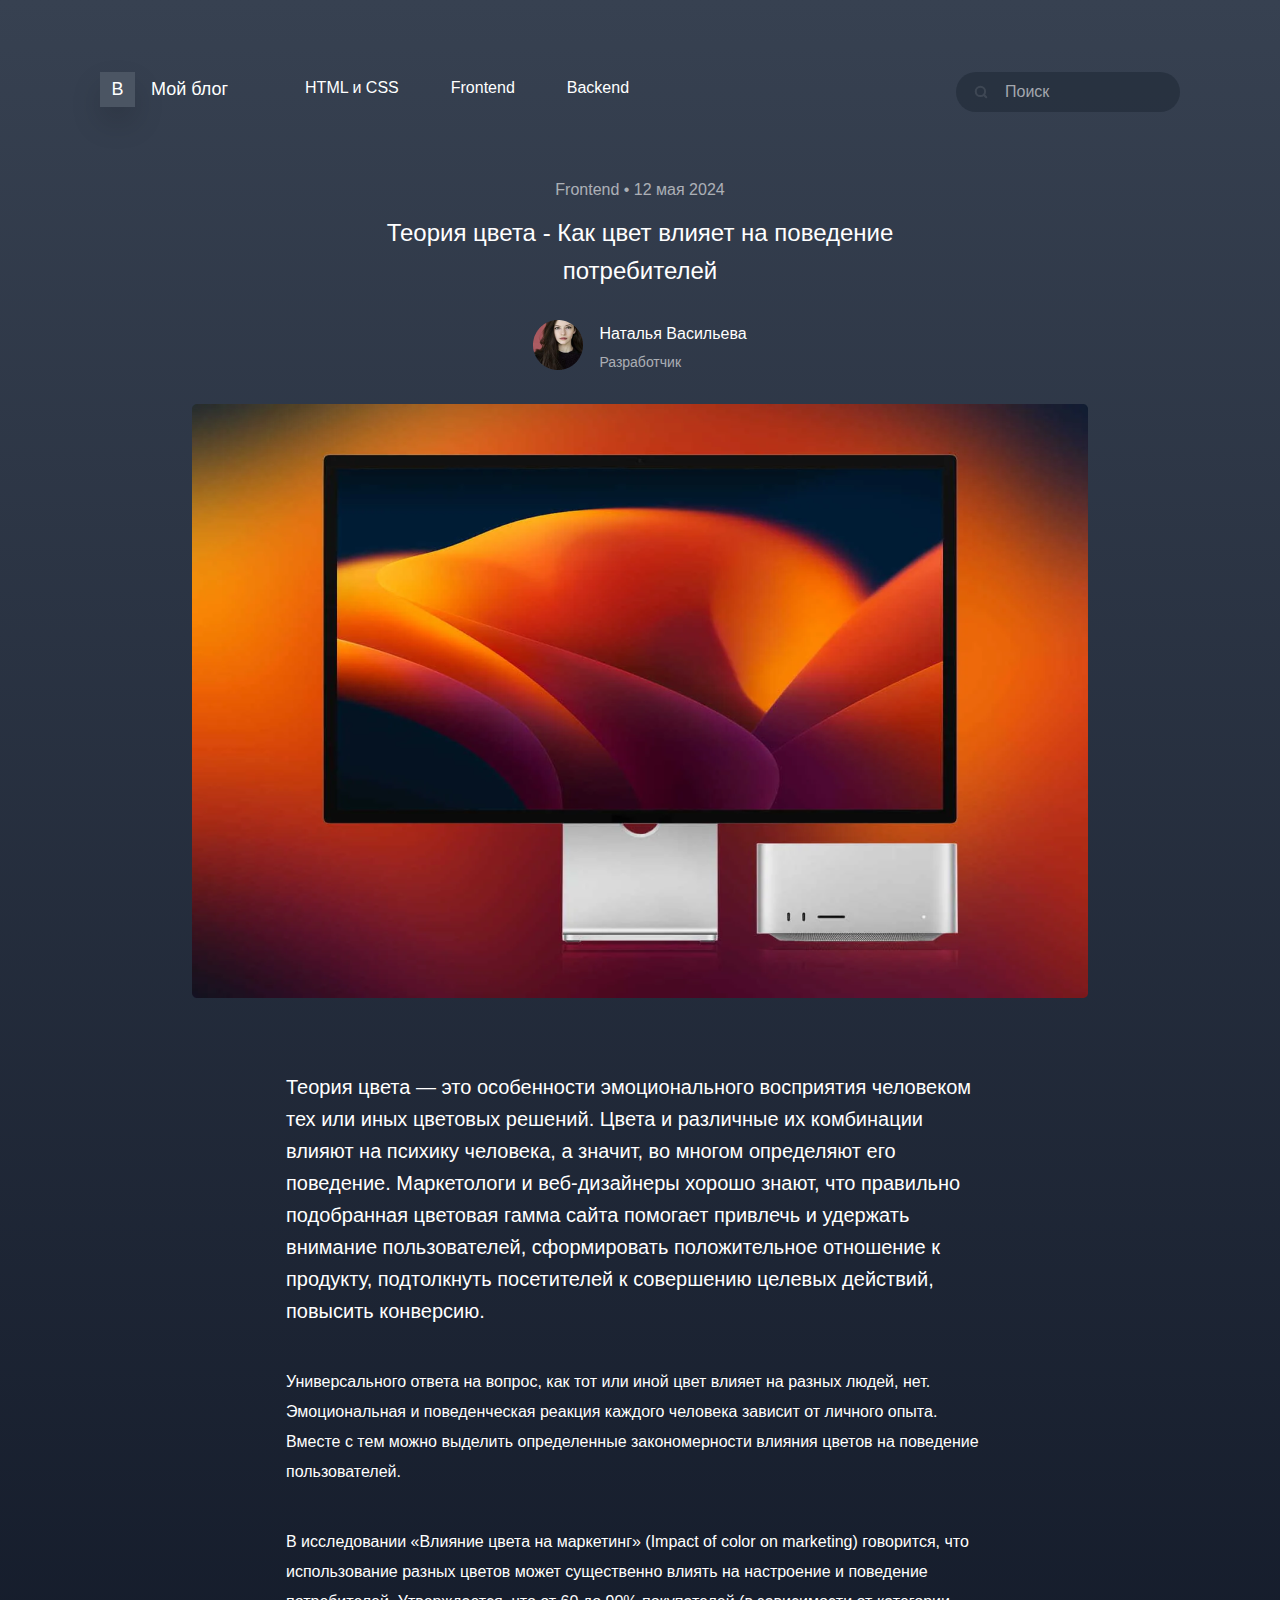
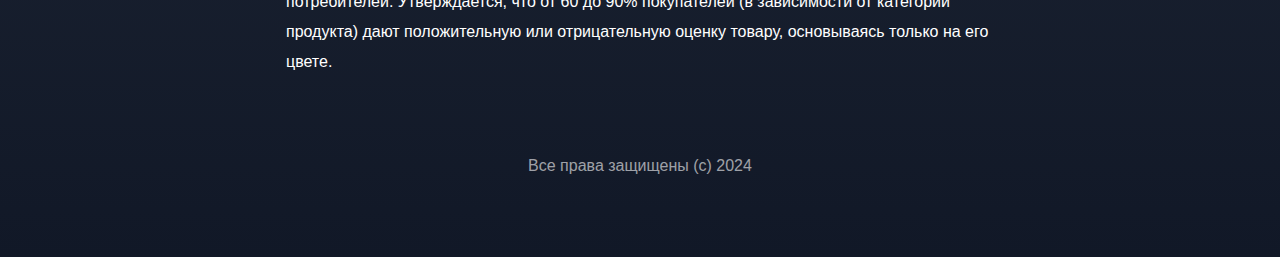
<file: 1-Blog/index.html>
<!DOCTYPE html>
<html lang="ru">
<head>
    <meta charset="UTF-8">
    <meta name="viewport" content="width=device-width, initial-scale=1.0">
    <title>Мой блог</title>
    <link rel="stylesheet" href="./styles/style.css" />
</head>
<body>
    <header>
      <div class="logoContainer">
      <a href="#" class="link logo">
          <span>B</span>
          Мой блог
      </a>
      </div>
      <nav>
          <ul>
            <li><a href="#" class="link">HTML и CSS</a></li>
            <li><a href="#" class="link">Frontend</a></li>
            <li><a href="#" class="link">Backend</a></li>
          </ul>
      </nav>
      <form action="#" method="get">
          <img src="./assets/icons/search.svg" alt="Поиск"/>
          <input type="text" placeholder="Поиск" class="search" />
      </form>
      </header>
      <main>
        <div>
          <p class="heading opacity">
              <span>Frontend</span>
              <span>&bull;</span>
              <span>12 мая 2024</span>
          </p>
        <h1>Теория цвета - Как цвет влияет на поведение потребителей</h1>
        <div class="profile">
          <img src="./assets/images/photo_profile.png" alt="" />
          <div class="profileBlok">
            <p class="profile__name">Наталья Васильева</p>
            <p class="profile__about opacity">Разработчик</p> 
          </div>
        </div>
        <article>
          <img src="./assets/images/article_img.png" alt="экран монитора с цветной картинкой" />
        <section>
        <p class="text text_l">
          Теория цвета — это особенности эмоционального восприятия человеком тех или иных
          цветовых решений. Цвета и различные их комбинации влияют на психику человека, а
          значит, во многом определяют его поведение. Маркетологи и веб-дизайнеры хорошо
          знают, что правильно подобранная цветовая гамма сайта помогает привлечь и удержать
          внимание пользователей, сформировать положительное отношение к продукту,
          подтолкнуть посетителей к совершению целевых действий, повысить конверсию.
        </p>
        <p class="text text_m">
          Универсального ответа на вопрос, как тот или иной цвет влияет на разных людей,
          нет. Эмоциональная и поведенческая реакция каждого человека зависит от личного
          опыта. Вместе с тем можно выделить определенные закономерности влияния цветов на
          поведение пользователей.
        </p>
        <p class="text text_m">
          В исследовании «Влияние цвета на маркетинг» (Impact of color on marketing)
          говорится, что использование разных цветов может существенно влиять на настроение
          и поведение потребителей. Утверждается, что от 60 до 90% покупателей (в
          зависимости от категории продукта) дают положительную или отрицательную оценку
          товару, основываясь только на его цвете.
        </p>
      </section>
        </article>
        
      </main>
      <footer>
          <p class="rights opacity">Все права защищены (c) 2024</p>
      </footer>
</body>
</html>
</file>
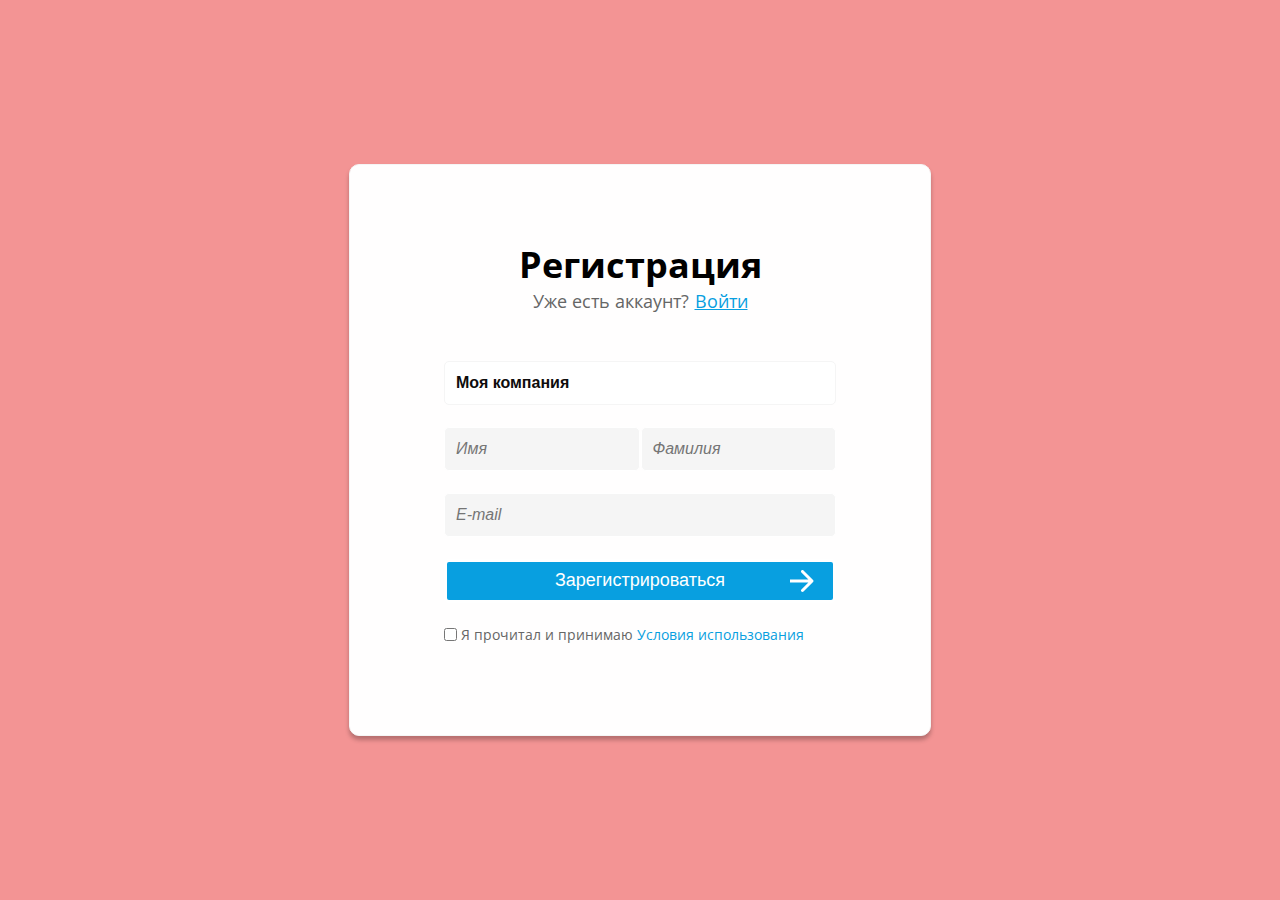
<file: 2-Form/index.html>
<!DOCTYPE html>
<html lang="ru">
  <head>
    <meta charset="UTF-8" />
    <meta name="viewport" content="width=device-width, initial-scale=1.0" />
    <title>Регистрация</title>
    <link rel="preconnect" href="https://fonts.googleapis.com">
    <link rel="preconnect" href="https://fonts.gstatic.com" crossorigin>
    <link href="https://fonts.googleapis.com/css2?family=Open+Sans:ital,wght@0,300..800;1,300..800&display=swap" rel="stylesheet">
    <link rel="stylesheet" href="./styles/style.css" />
   
  </head>
  <body>
    <main>
      <div>
        <h1>Регистрация</h1>
        <div>
          <p>Уже есть аккаунт?</p>
          <a href="#" class="link">Войти</a>
        </div>
        <form action="#" method="post">
          <input
            type="text"
            class="input"
            name="company"
            id="company"
            placeholder="Моя компания"
            required
          />
          <div class="nameBox">
            <input type="text" class="input" name="name" id="name" placeholder="Имя" required />
            <input
              type="text"
              class="input" 
              name="surname"
              id="surname"
              placeholder="Фамилия"
              required
            />
          </div>
          <input type="email"  class="input" name="email" id="email" placeholder="E-mail" required />
          <div class="button">
          <button type="submit">Зарегистрироваться</button>
          <svg width="24" height="24" viewBox="0 0 24 24" fill="none" xmlns="http://www.w3.org/2000/svg">
            <path d="M23.0607 13.0607C23.6464 12.4749 23.6464 11.5251 23.0607 10.9393L13.5147 1.3934C12.9289 0.807611 11.9792 0.807611 11.3934 1.3934C10.8076 1.97919 10.8076 2.92893 11.3934 3.51472L19.8787 12L11.3934 20.4853C10.8076 21.0711 10.8076 22.0208 11.3934 22.6066C11.9792 23.1924 12.9289 23.1924 13.5147 22.6066L23.0607 13.0607ZM0 13.5H22V10.5H0V13.5Z" fill="white"/>
            </svg>
        </div>
          <div class="checkboxLine">
            <input type="checkbox" name="rules" id="rules" />
            <label for="rules"
              >Я прочитал и принимаю <a href="#">Условия использования</a></label
            >
          </div>
        </form>
      </div>
    </main>
  </body>
</html>
</file>
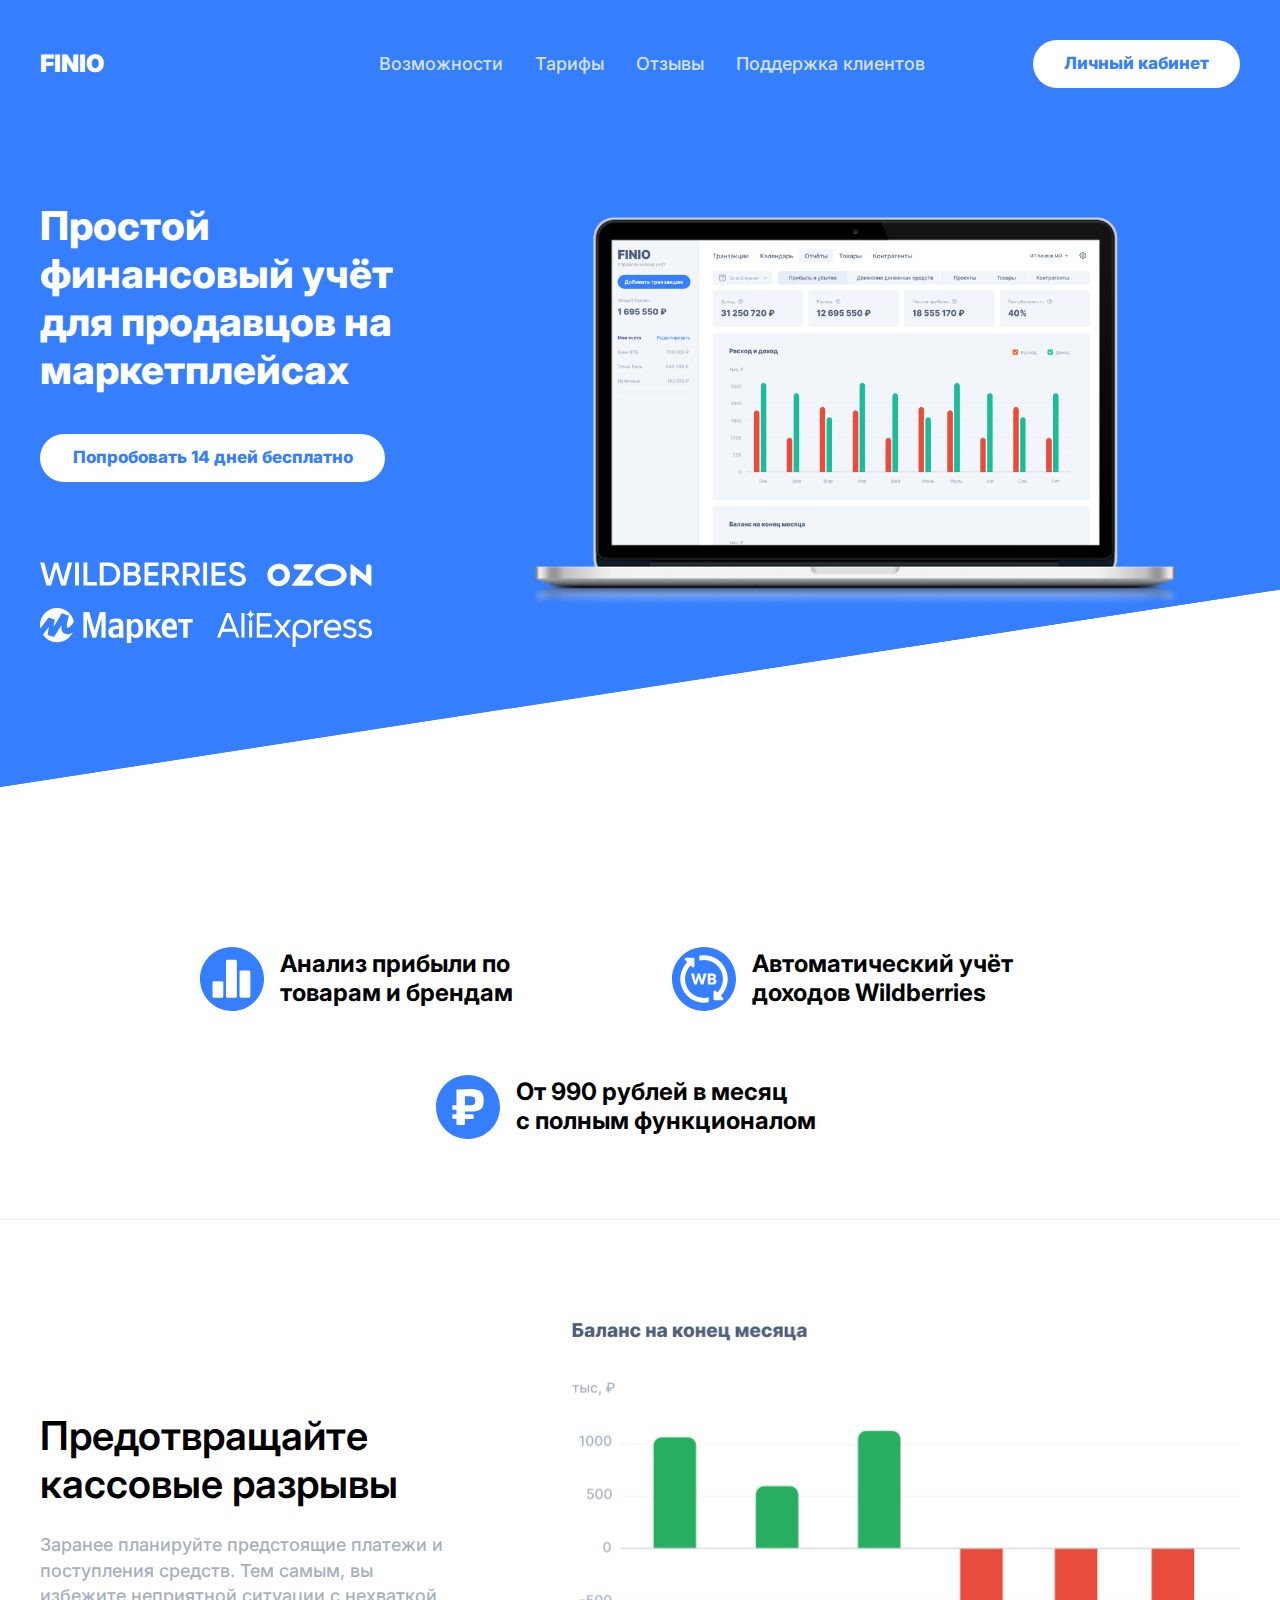
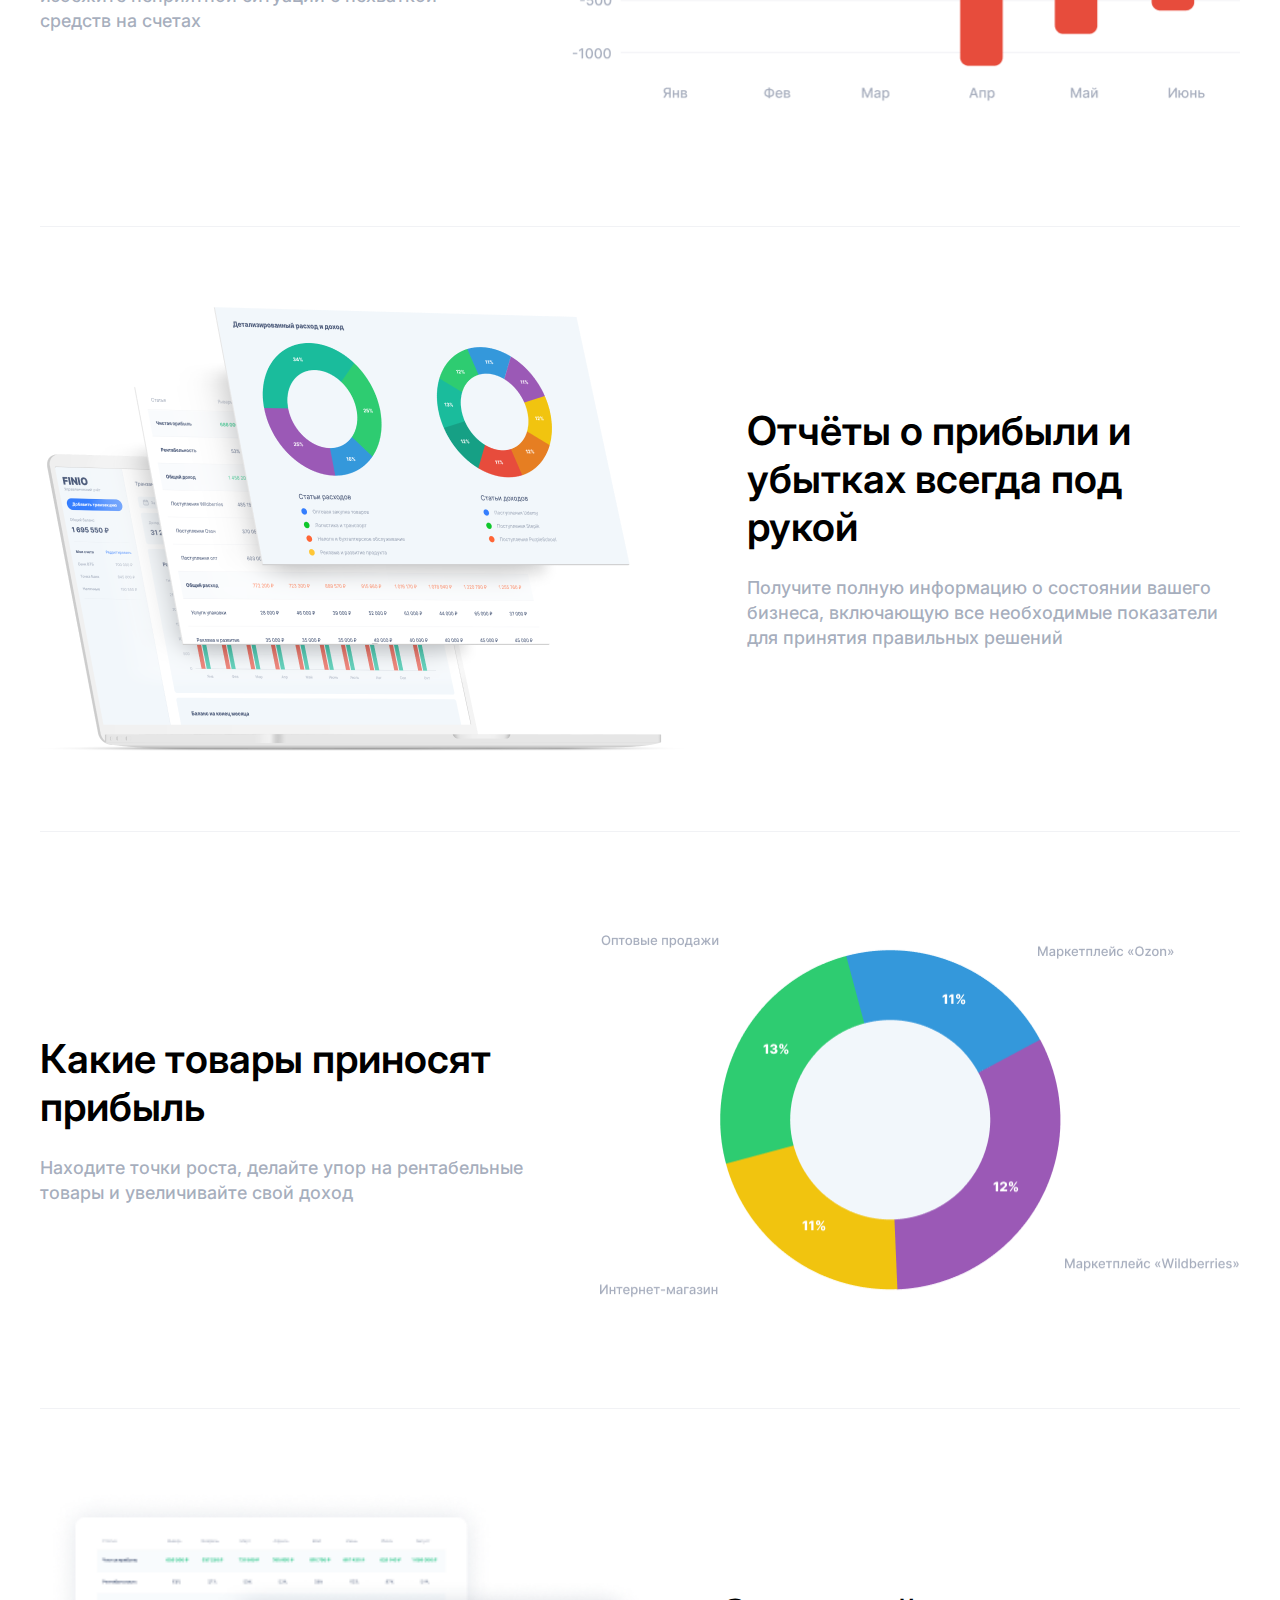
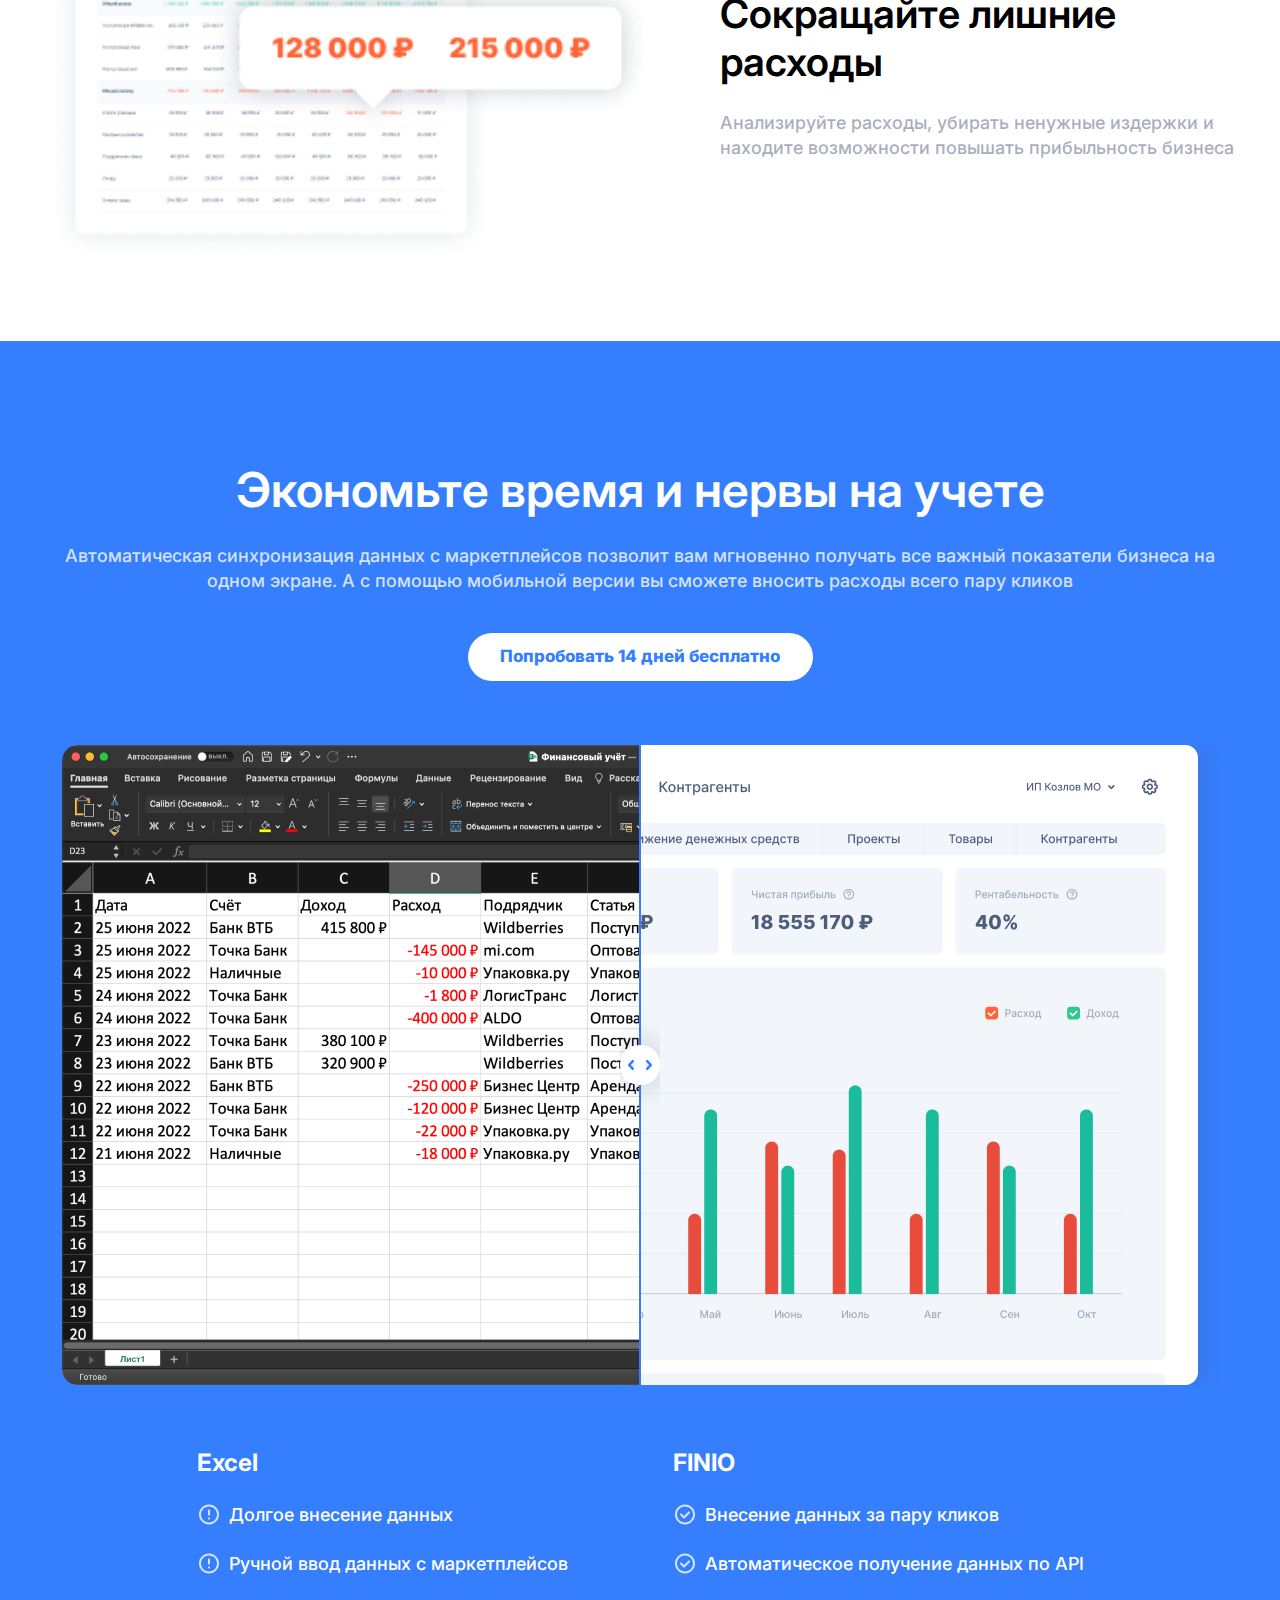
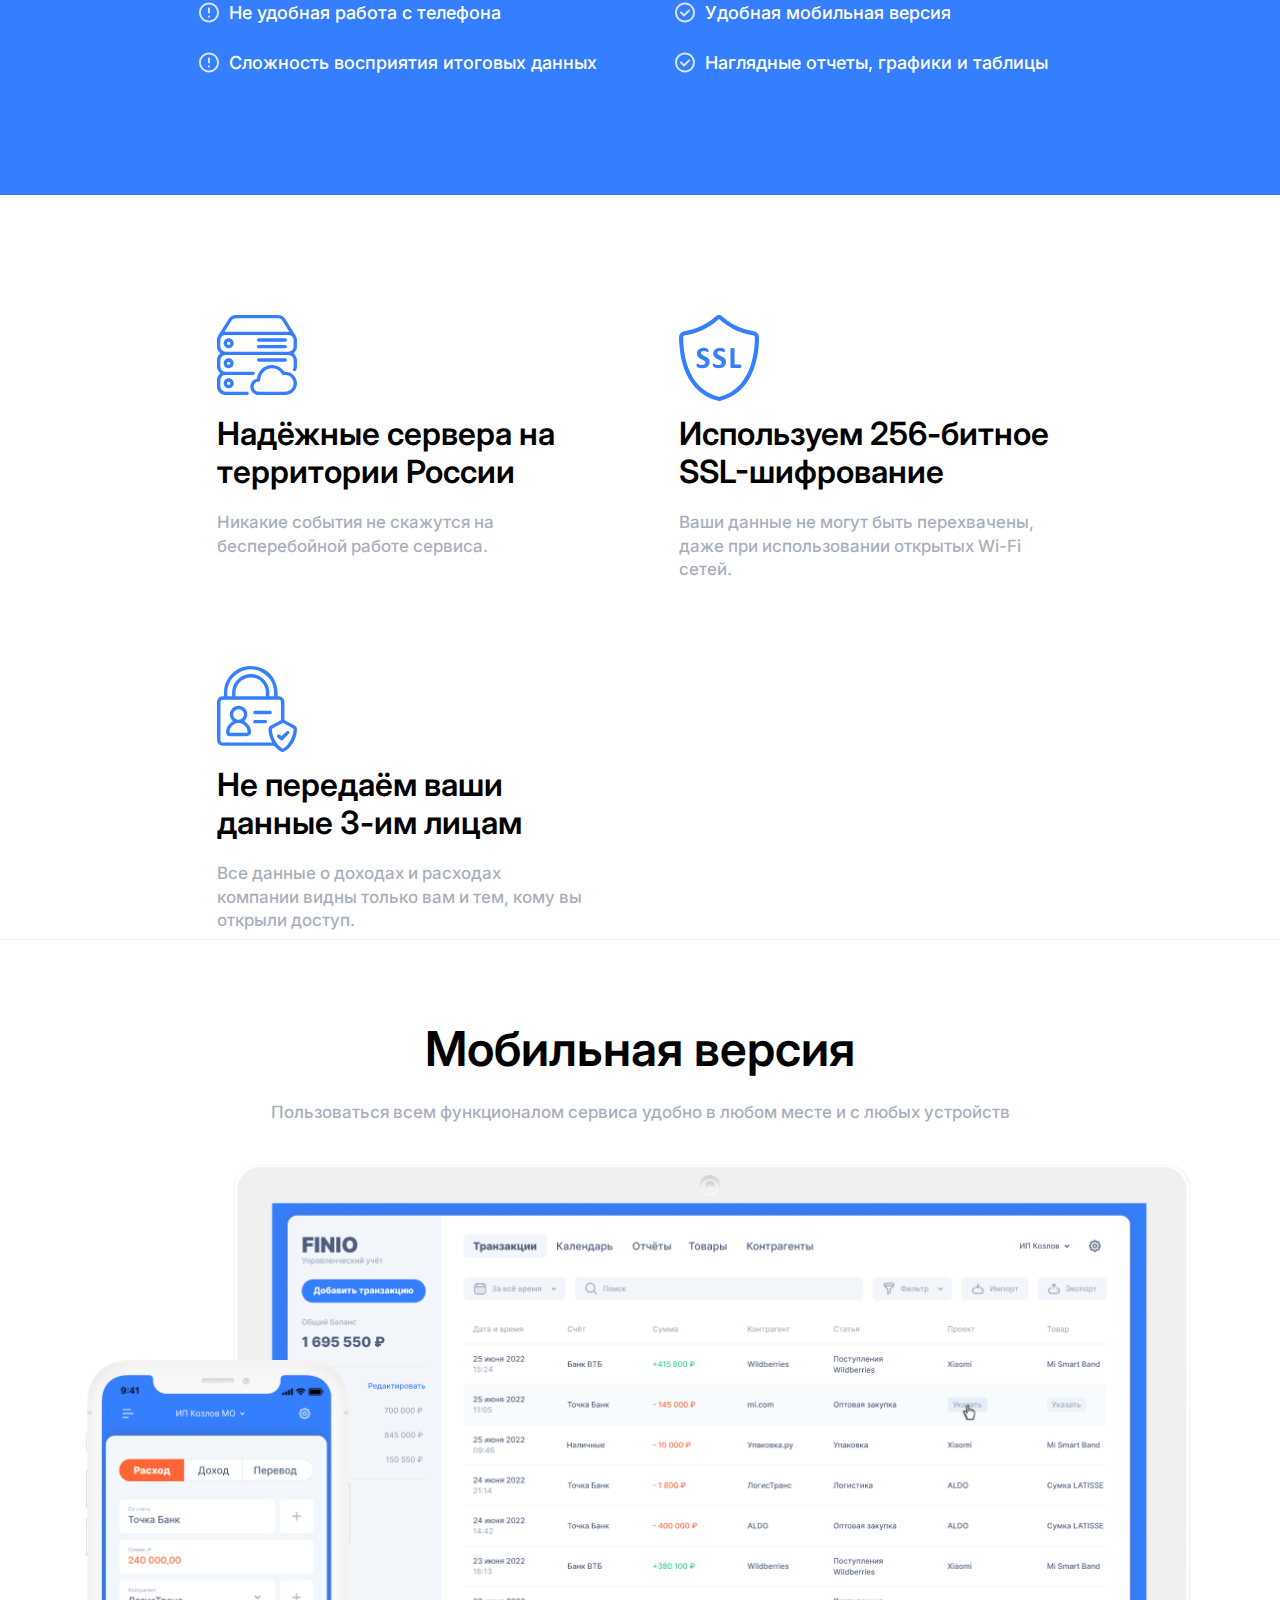
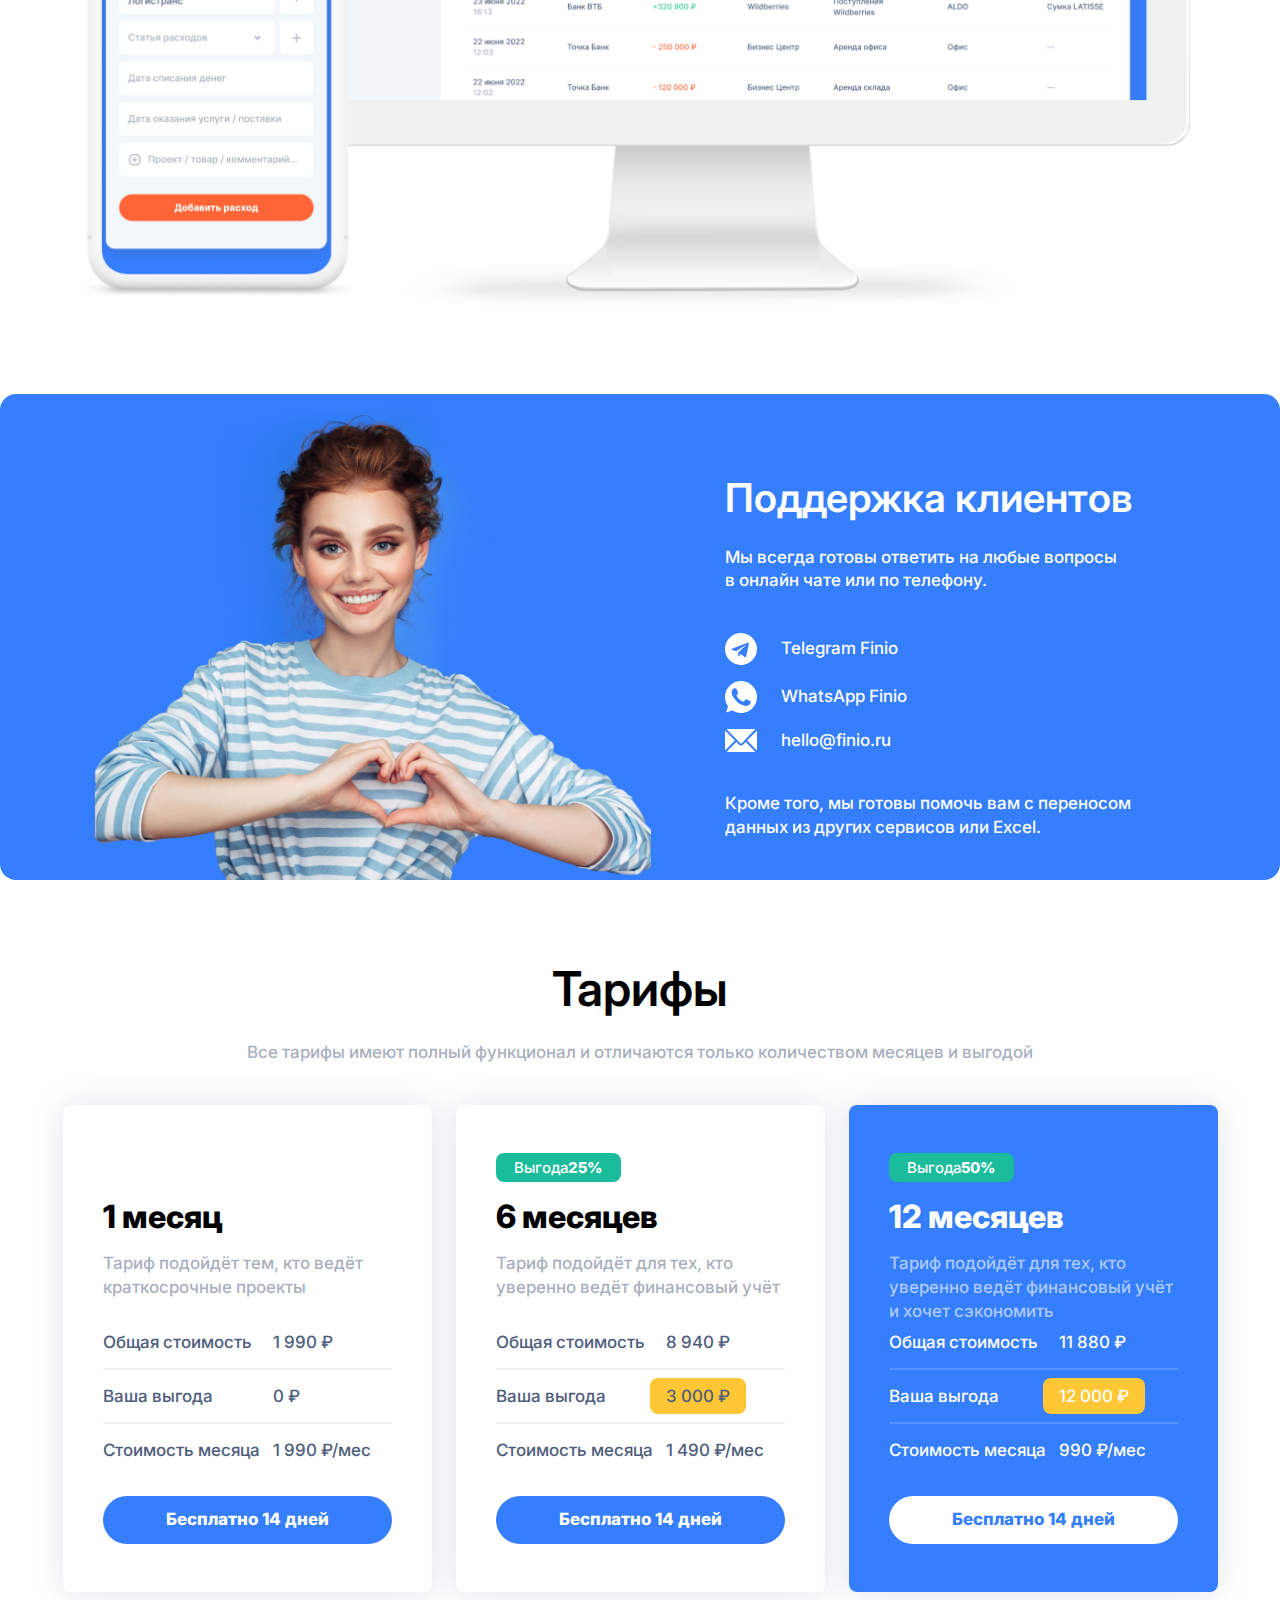
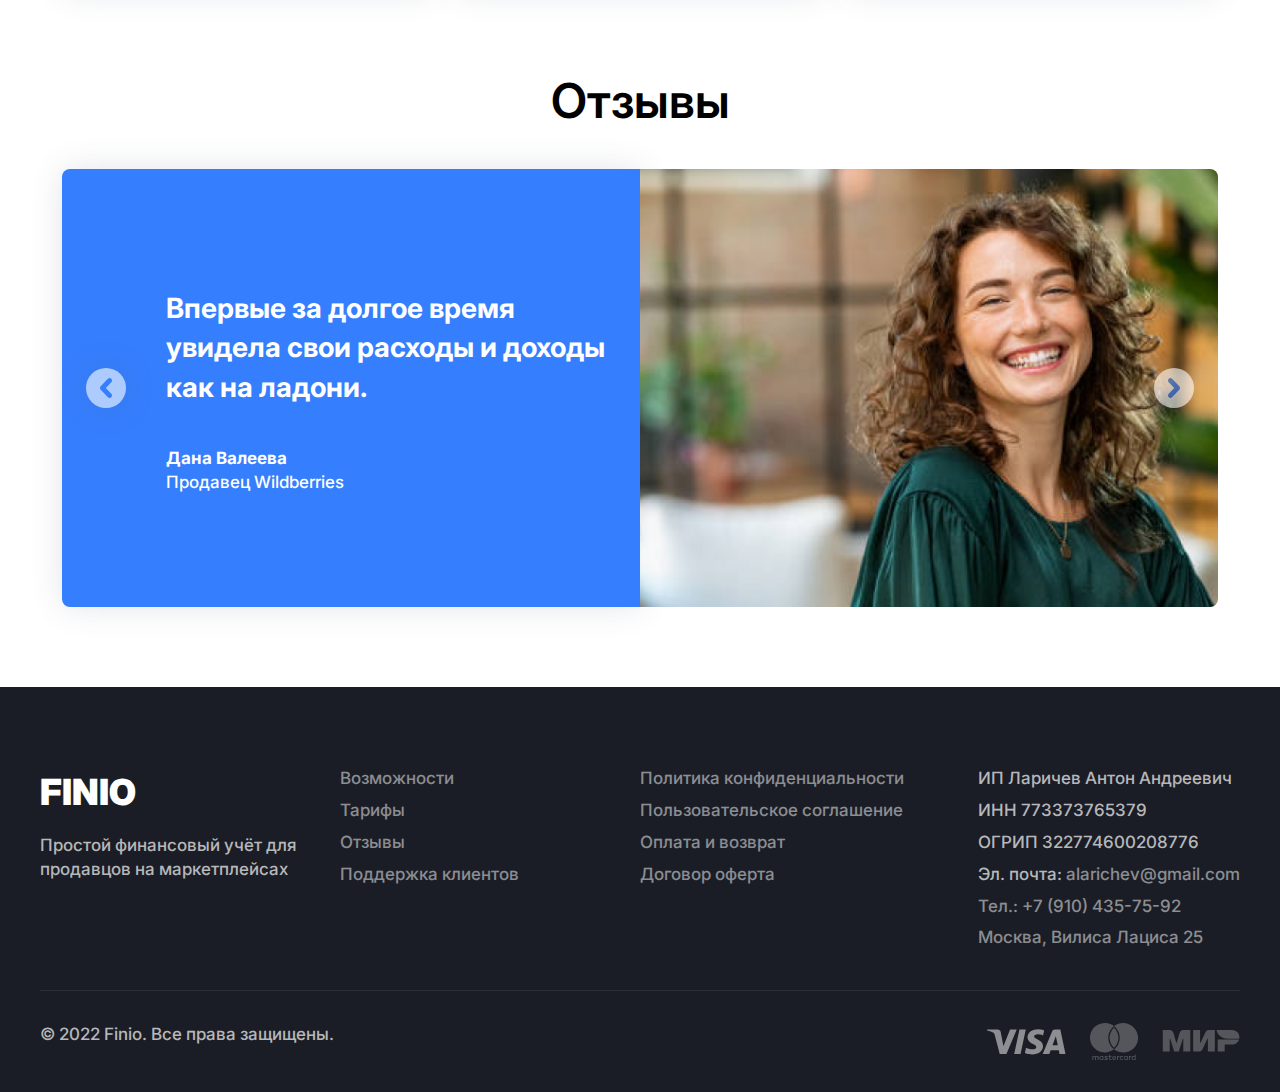
<file: 3-Finio/index.html>
<!DOCTYPE html>
<html lang="ru">
  <head>
    <meta charset="UTF-8" />
    <meta name="viewport" content="width=device-width, initial-scale=1.0" />
    <title>Finio</title>
    <link rel="preconnect" href="https://fonts.googleapis.com" />
    <link rel="preconnect" href="https://fonts.gstatic.com" crossorigin />
    <link
      href="https://fonts.googleapis.com/css2?family=Inter:ital,opsz,wght@0,14..32,100..900;1,14..32,100..900&family=Roboto:ital,wght@0,100;0,300;0,400;0,500;0,700;0,900;1,100;1,300;1,400;1,500;1,700;1,900&display=swap"
      rel="stylesheet"
    />
    <link rel="stylesheet" href="./styles/global.css" />
    <link rel="stylesheet" href="./styles/components.css" />
    <link rel="stylesheet" href="./styles/header.css" />
    <link rel="stylesheet" href="./styles/hero.css" />
    <link rel="stylesheet" href="./styles/analysis.css" />
    <link rel="stylesheet" href="./styles/accounting.css" />
    <link rel="stylesheet" href="./styles/security.css" />
    <link rel="stylesheet" href="./styles/mobile-version.css" />
    <link rel="stylesheet" href="./styles/support.css" />
    <link rel="stylesheet" href="./styles/tariffs.css" />
    <link rel="stylesheet" href="./styles/feedback.css" />
    <link rel="stylesheet" href="./styles/footer.css" />
  </head>
  <body>
    <!-- header -->
    <header class="header">
      <div class="header__container section section_1392">
        <p class="logo logo_header">finio</p>
        <nav class="header__nav nav">
          <ul class="nav__links">
            <li class="nav__item">
              <a class="link link_header" href="#">Возможности</a>
            </li>
            <li class="nav__item">
              <a class="link link_header" href="#tariffs">Тарифы</a>
            </li>
            <li class="nav__item">
              <a class="link link_header" href="#feedback">Отзывы</a>
            </li>
            <li class="nav__item">
              <a class="link link_header" href="#support">Поддержка клиентов</a>
            </li>
          </ul>
        </nav>
        <button class="button button_white header__btn">Личный кабинет</button>
        <div class="burger"></div>
      </div>

      <div class="line header__line"></div>
    </header>
    <main>
      <!-- hero -->
      <section class="hero">
        <div class="hero__wrapper">
          <div class="hero__container section section_1392">
            <div class="hero__text">
              <h1 class="hero__title">
                Простой финансовый учёт для продавцов на маркетплейсах
              </h1>
              <button class="button button_white hero__btn">
                Попробовать 14 дней бесплатно
              </button>
              <div class="hero__markets"></div>
            </div>
          </div>
        </div>
      </section>
      <!-- advantages -->
      <section class="advantages section section_1392">
        <ul class="advantages__list">
          <li class="advantage__item">
            <div class="advantage__icon analysis-icon"></div>
            <div class="advantage__name">Анализ прибыли по  товарам и&nbsp;брендам</div>
          </li>
          <li class="advantage__item">
            <div class="advantage__icon wb-icon"></div>
            <div class="advantage__name">Автоматический учёт доходов Wildberries</div>
          </li>
          <li class="advantage__item">
            <div class="advantage__icon money-icon"></div>
            <div class="advantage__name">
              От&nbsp;990 рублей в&nbsp;месяц с&nbsp;полным функционалом
            </div>
          </li>
        </ul>
        <img
          src="./assets/img/hero-img.png"
          alt="изображение экрана ноутбука с  отчетом и графиками"
          class="hero__img"
        />
      </section>
      <!-- analysis -->
      <section class="analysis section section_1392">
        <article class="analysis__article cash-gaps">
          <img
            src="./assets/img/cash-gaps.png"
            alt="график денежных средств"
            class="analysis__img cash-gaps__img"
          />
          <div class="analysis__text-groop cash-gaps__text-groop">
            <h3 class="analysis__title">Предотвращайте кассовые разрывы</h3>
            <p class="text-m text_color-grey">
              Заранее планируйте предстоящие платежи и поступления средств. Тем самым, вы
              избежите неприятной ситуации с нехваткой средств на счетах
            </p>
          </div>
        </article>
        <article class="analysis__article report">
          <img
            src="./assets/img/report.png"
            alt="фото отчетов"
            class="analysis__img report__img"
          />
          <div class="analysis__text-groop report__text-groop">
            <h3 class="analysis__title">Отчёты о прибыли и убытках всегда под рукой</h3>
            <p class="text-m text_color-grey">
              Получите полную информацию о состоянии вашего бизнеса, включающую все
              необходимые показатели для принятия правильных решений
            </p>
          </div>
        </article>
        <article class="analysis__article profit">
          <img src="./assets/img/profit.png" alt="" class="analysis__img profit__img" />
          <div class="analysis__text-groop profit__text-groop">
            <h3 class="analysis__title">Какие товары приносят прибыль</h3>
            <p class="text-m text_color-grey">
              Находите точки роста, делайте упор на рентабельные товары и увеличивайте
              свой доход
            </p>
          </div>
        </article>
        <article class="analysis__article table">
          <img
            src="./assets/img/table-1.png"
            alt="фото таблицы с отчетом"
            class="analysis__img table__img"
          />
          <div class="analysis__text-groop table__text-groop">
            <h3 class="analysis__title">Сокращайте лишние расходы</h3>
            <p class="text-m text_color-grey">
              Анализируйте расходы, убирать ненужные издержки и находите возможности
              повышать прибыльность бизнеса
            </p>
          </div>
        </article>
      </section>
      <!-- accounting -->
      <section class="accounting">
        <div class="accounting__container section section_1156">
          <h2 class="heading heading_h2 accounting__heading">
            Экономьте время и нервы на учете
          </h2>
          <p class="text-m accounting__description">
            Автоматическая синхронизация данных с маркетплейсов позволит вам мгновенно
            получать все важный показатели бизнеса на одном экране. А с помощью мобильной
            версии вы сможете вносить расходы всего пару кликов
          </p>
          <button class="button button_white accounting__btn">
            Попробовать 14 дней бесплатно
          </button>
          <div class="accounting-slider__wrapper">
            <div class="accounting-slider accounting-slider_left"></div>
            <div class="accounting-slider__switcher"></div>
            <div class="accounting-slider accounting-slider_right"></div>
          </div>
          <div class="comparison">
            <ul class="comparison__list excel">
              Excel
              <li class="comparison__item text-m excel__item">Долгое внесение данных</li>
              <li class="comparison__item text-m excel__item">
                Ручной ввод данных с маркетплейсов
              </li>
              <li class="comparison__item text-m excel__item">
                Не удобная работа с телефона
              </li>
              <li class="comparison__item text-m excel__item">
                Сложность восприятия итоговых данных
              </li>
            </ul>
            <ul class="comparison__list finio">
              FINIO
              <li class="comparison__item text-m finio__item">
                Внесение данных за пару кликов
              </li>
              <li class="comparison__item text-m finio__item">
                Автоматическое получение данных по API
              </li>
              <li class="comparison__item text-m finio__item">
                Удобная мобильная версия
              </li>
              <li class="comparison__item text-m finio__item">
                Наглядные отчеты, графики и таблицы
              </li>
            </ul>
          </div>
        </div>
      </section>
      <!-- security -->
      <section class="security section section_1392">
        <ul class="security__list">
          <li class="security__item">
            <div class="security__icon server"></div>
            <h4 class="security__name">Надёжные сервера на территории России</h4>
            <p class="text security__desc">
              Никакие события не скажутся на бесперебойной работе сервиса.
            </p>
          </li>
          <li class="security__item">
            <div class="security__icon ssl"></div>
            <h4 class="security__name">Используем 256-битное SSL-шифрование</h4>
            <p class="text security__desc">
              Ваши данные не могут быть перехвачены, даже при использовании открытых Wi-Fi
              сетей.
            </p>
          </li>
          <li class="security__item">
            <div class="security__icon safety"></div>
            <h4 class="security__name">Не передаём ваши данные 3-им лицам</h4>
            <p class="text security__desc">
              Все данные о доходах и расходах компании видны только вам и тем, кому вы
              открыли доступ.
            </p>
          </li>
        </ul>
      </section>
      <!-- mobile-version -->
      <section class="mobile-version section section_1156">
        <h2 class="heading heading_h2">Мобильная версия</h2>
        <p class="text text_title text_color-grey mobile-version__description">
          Пользоваться всем функционалом сервиса удобно в&nbsp;любом месте
          и&nbsp;с&nbsp;любых устройств
        </p>
        <img
          src="./assets/img/mobile-version-img.png"
          alt="картинка приложения на экране телефона в сравнении с декстопной версией"
          class="mobile-version__img"
        />
      </section>
      <!-- support -->
      <section class="support section section_1392" id="support">
        <div class="support__foto">
          <img src="./assets/img/support_img.png" alt="" class="support_img" />
        </div>
        <div class="support__text text_color-light">
          <h3 class="heading heading_h3 support__title">Поддержка клиентов</h3>
          <div class="support__text-container">
            <p class="text">
              Мы&nbsp;всегда готовы ответить на&nbsp;любые вопросы в&nbsp;онлайн чате или
              по&nbsp;телефону.
            </p>
            <div class="support__contacts contacts">
              <a class="text link text_color-light contacts__item" href="#">
                <div class="contacts__icon tg"></div>
                <span>Telegram Finio</span>
              </a>
              <a class="text link text_color-light contacts__item" href="#">
                <div class="contacts__icon whats"></div>
                <span>WhatsApp Finio</span>
              </a>
              <a
                href="mailto:hello@finio.ru"
                class="text link text_color-light contacts__item"
              >
                <div class="contacts__icon email"></div>
                <span>hello@finio.ru</span>
              </a>
            </div>
            <p class="text">
              Кроме того, мы&nbsp;готовы помочь вам с переносом данных из&nbsp;других
              сервисов или Excel.
            </p>
          </div>
        </div>
      </section>
      <!-- tariffs -->
      <section class="tariffs section section_1156" id="tariffs">
        <h2 class="heading heading_h2">Тарифы</h2>
        <p class="text text_title text_color-grey tariffs__description">
          Все тарифы имеют полный функционал и&nbsp;отличаются только количеством месяцев
          и&nbsp;выгодой
        </p>
        <ul class="cardList">
          <li class="card">
            <div class="benefit benefit_no"></div>
            <h3 class="card__title">1 месяц</h3>
            <p class="text text_color-grey card__description">
              Тариф подойдёт тем, кто ведёт краткосрочные проекты
            </p>
            <div class="card__price-container">
              <div class="card__price-block mb-8">
                <p class="card__price">Общая стоимость</p>
                <p class="card__price">1 990 ₽</p>
              </div>
              <div class="card__line"></div>
              <div class="card__price-block mb-8 mt-8">
                <p class="card__price">Ваша выгода</p>
                <p class="card__price">0 ₽</p>
              </div>
              <div class="card__line"></div>
              <div class="card__price-block mt-8">
                <p class="card__price">Стоимость месяца</p>
                <p class="card__price">1 990 ₽/мес</p>
              </div>
            </div>
            <button class="button button_blue">Бесплатно 14&nbsp;дней</button>
          </li>
          <li class="card">
            <div class="benefit">Выгода <span>25%</span></div>
            <h3 class="card__title">6 месяцев</h3>
            <p class="text text_color-grey card__description">
              Тариф подойдёт для тех, кто уверенно ведёт финансовый учёт
            </p>
            <div class="card__price-container">
              <div class="card__price-block mb-8">
                <p class="card__price">Общая стоимость</p>
                <p class="card__price">8 940 ₽</p>
              </div>
              <div class="card__line"></div>
              <div class="card__price-block mb-8 mt-8">
                <p class="card__price">Ваша выгода</p>
                <p class="card__price card__sum card__benefit">3 000 ₽</p>
              </div>
              <div class="card__line"></div>
              <div class="card__price-block mt-8">
                <p class="card__price">Стоимость месяца</p>
                <p class="card__price">1 490 ₽/мес</p>
              </div>
            </div>
            <button class="button button_blue">Бесплатно 14&nbsp;дней</button>
          </li>
          <li class="card card_brigth">
            <div class="benefit">Выгода <span>50%</span></div>
            <h3 class="card__title">12 месяцев</h3>
            <p class="text text_color-grey-60 card__description">
              Тариф подойдёт для тех, кто уверенно ведёт финансовый учёт и&nbsp;хочет
              сэкономить
            </p>
            <div class="card__price-container card__price-container_bright">
              <div class="card__price-block mb-8">
                <p class="card__price">Общая стоимость</p>
                <p class="card__price">11 880 ₽</p>
              </div>
              <div class="card__line card__line_bright"></div>
              <div class="card__price-block mb-8 mt-8">
                <p class="card__price">Ваша выгода</p>
                <p class="card__price card__sum card__benefit card__s">12 000 ₽</p>
              </div>
              <div class="card__line card__line_bright"></div>
              <div class="card__price-block mt-8">
                <p class="card__price">Стоимость месяца</p>
                <p class="card__price">990 ₽/мес</p>
              </div>
            </div>
            <button class="button button_white">Бесплатно 14&nbsp;дней</button>
          </li>
        </ul>
      </section>
      <!-- feedback -->
      <section class="feedback section section_1156" id="feedback">
        <h2 class="heading heading_h2 feedback__title">Отзывы</h2>
        <div class="feedback-slider">
          <div class="feedback-slider__text">
            <div class="slider-btn slider-btn_left"></div>
            <div class="feedback__text">
              <p class="feedback__quote">
                Впервые за&nbsp;долгое время увидела свои расходы и&nbsp;доходы как
                на&nbsp;ладони.
              </p>
              <p class="feedback__author">
                Дана Валеева <span>Продавец Wildberries</span>
              </p>
            </div>
            <div class="pagination">
              <button
                type="button"
                class="pagination-button pagination-button_active"
              ></button>
              <button type="button" class="pagination-button"></button>
              <button type="button" class="pagination-button"></button>
              <button type="button" class="pagination-button"></button>
            </div>
          </div>
          <div class="feedback-slider__foto">
            <img
              src="./assets/img/feedback_foto.png"
              alt="изображение автора цитаты"
              class="feedback-slider__img"
            />
            <div class="slider-btn slider-btn_right"></div>
          </div>
        </div>
      </section>
    </main>
    <!-- footer -->
    <footer class="footer">
      <div class="footer__container section section_1392">
        <div class="footer__top">
          <div class="logo-container">
            <p class="logo">finio</p>
            <p class="text logo__description">
              Простой финансовый учёт для продавцов на маркетплейсах
            </p>
          </div>
          <ul class="links links-1">
            <li class="link-item text">
              <a href="#" class="link link_footer">Возможности </a>
            </li>
            <li class="link-item text">
              <a href="#tariffs" class="link link_footer">Тарифы</a>
            </li>
            <li class="link-item text">
              <a href="#feedback" class="link link_footer">Отзывы</a>
            </li>
            <li class="link-item text">
              <a href="#support" class="link link_footer">Поддержка клиентов</a>
            </li>
          </ul>
          <ul class="links links-2">
            <li class="link-item text">
              <a href="#" class="link link_footer">Политика конфиденциальности </a>
            </li>
            <li class="link-item text">
              <a href="#" class="link link_footer">Пользовательское соглашение</a>
            </li>
            <li class="link-item text">
              <a href="#" class="link link_footer">Оплата и возврат</a>
            </li>
            <li class="link-item text">
              <a href="#" class="link link_footer">Договор оферта</a>
            </li>
          </ul>
          <div class="footer__column">
            <ul class="footer__author text links">
              ИП Ларичев Антон Андреевич
              <li class="link-item text">ИНН 773373765379</li>
              <li class="link-item text">ОГРИП 322774600208776</li>
              <li class="text">
                Эл. почта:
                <a class="link link-item" href="mailto:alarichev@gmail.com"
                  >alarichev@gmail.com</a
                >
              </li>
              <li class="text">
                <a class="link link-item" href="tel:+79104357592"
                  >Тел.: +7 (910) 435-75-92</a
                >
              </li>
              <li class="text">
                <a
                  class="link link-item"
                  href="https://maps.app.goo.gl/gpwPdCh4CZxz2Lz38"
                  target="_blank"
                  >Москва, Вилиса Лациса 25</a
                >
              </li>
            </ul>
          </div>
        </div>
        <div class="line footer__line"></div>
        <div class="footer__bottom">
          <p class="footer__copyright text">© 2022 Finio. Все права защищены.</p>
          <div class="payments">
            <div class="payments__item viza"></div>
            <div class="payments__item mcard"></div>
            <div class="payments__item mir"></div>
          </div>
        </div>
      </div>
    </footer>
  </body>
</html>
</file>
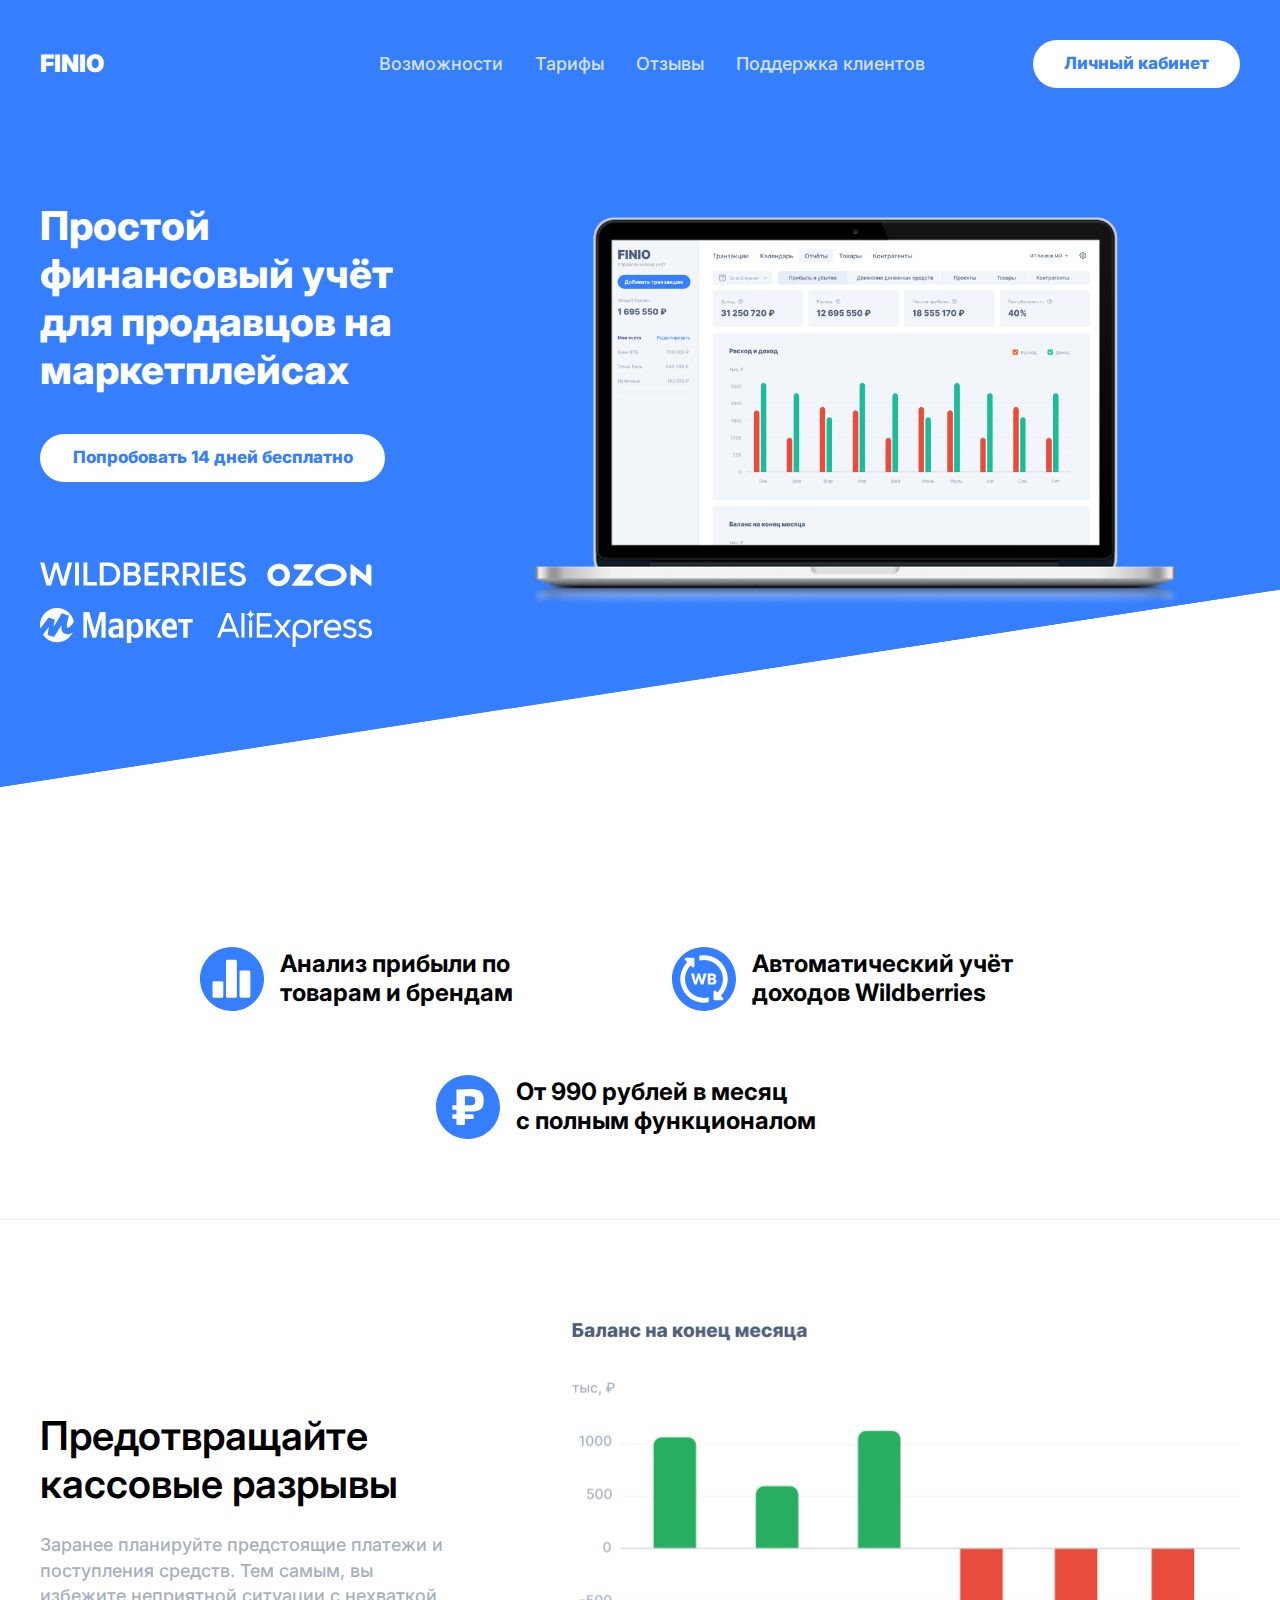
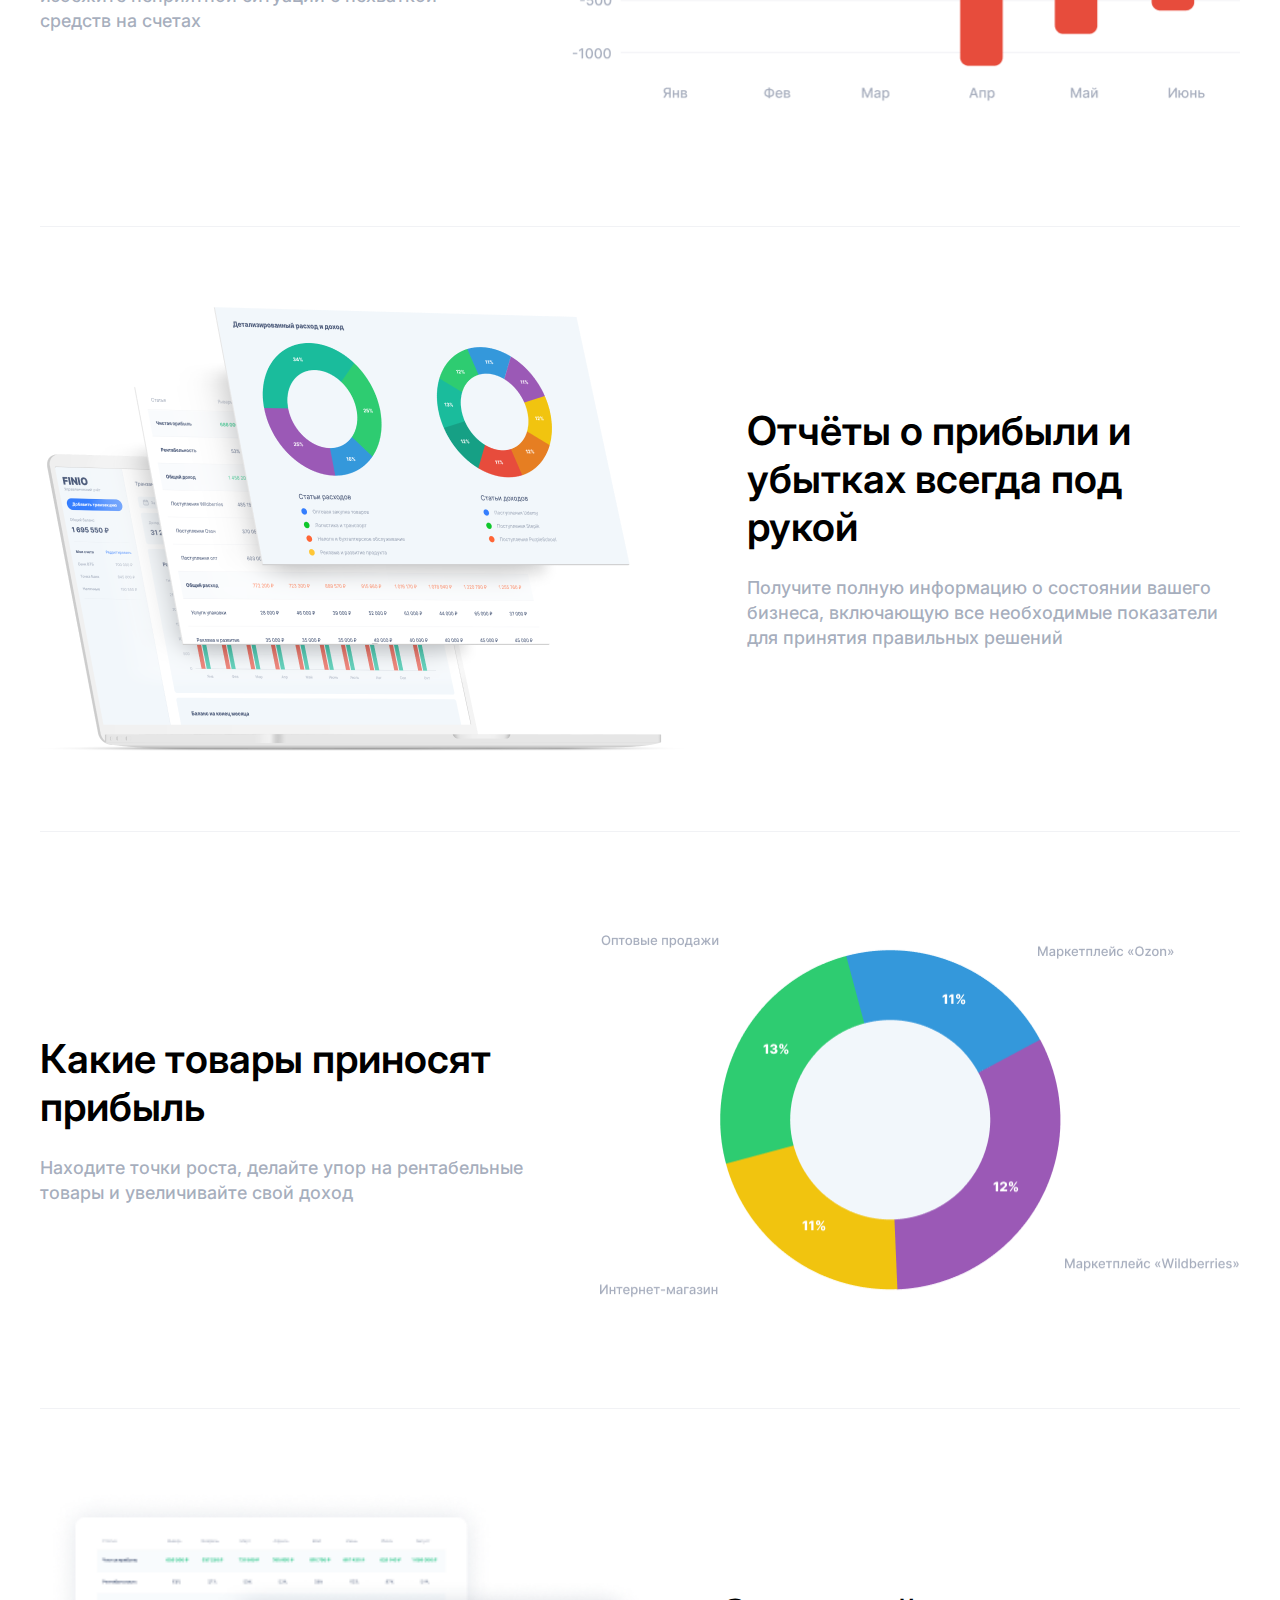
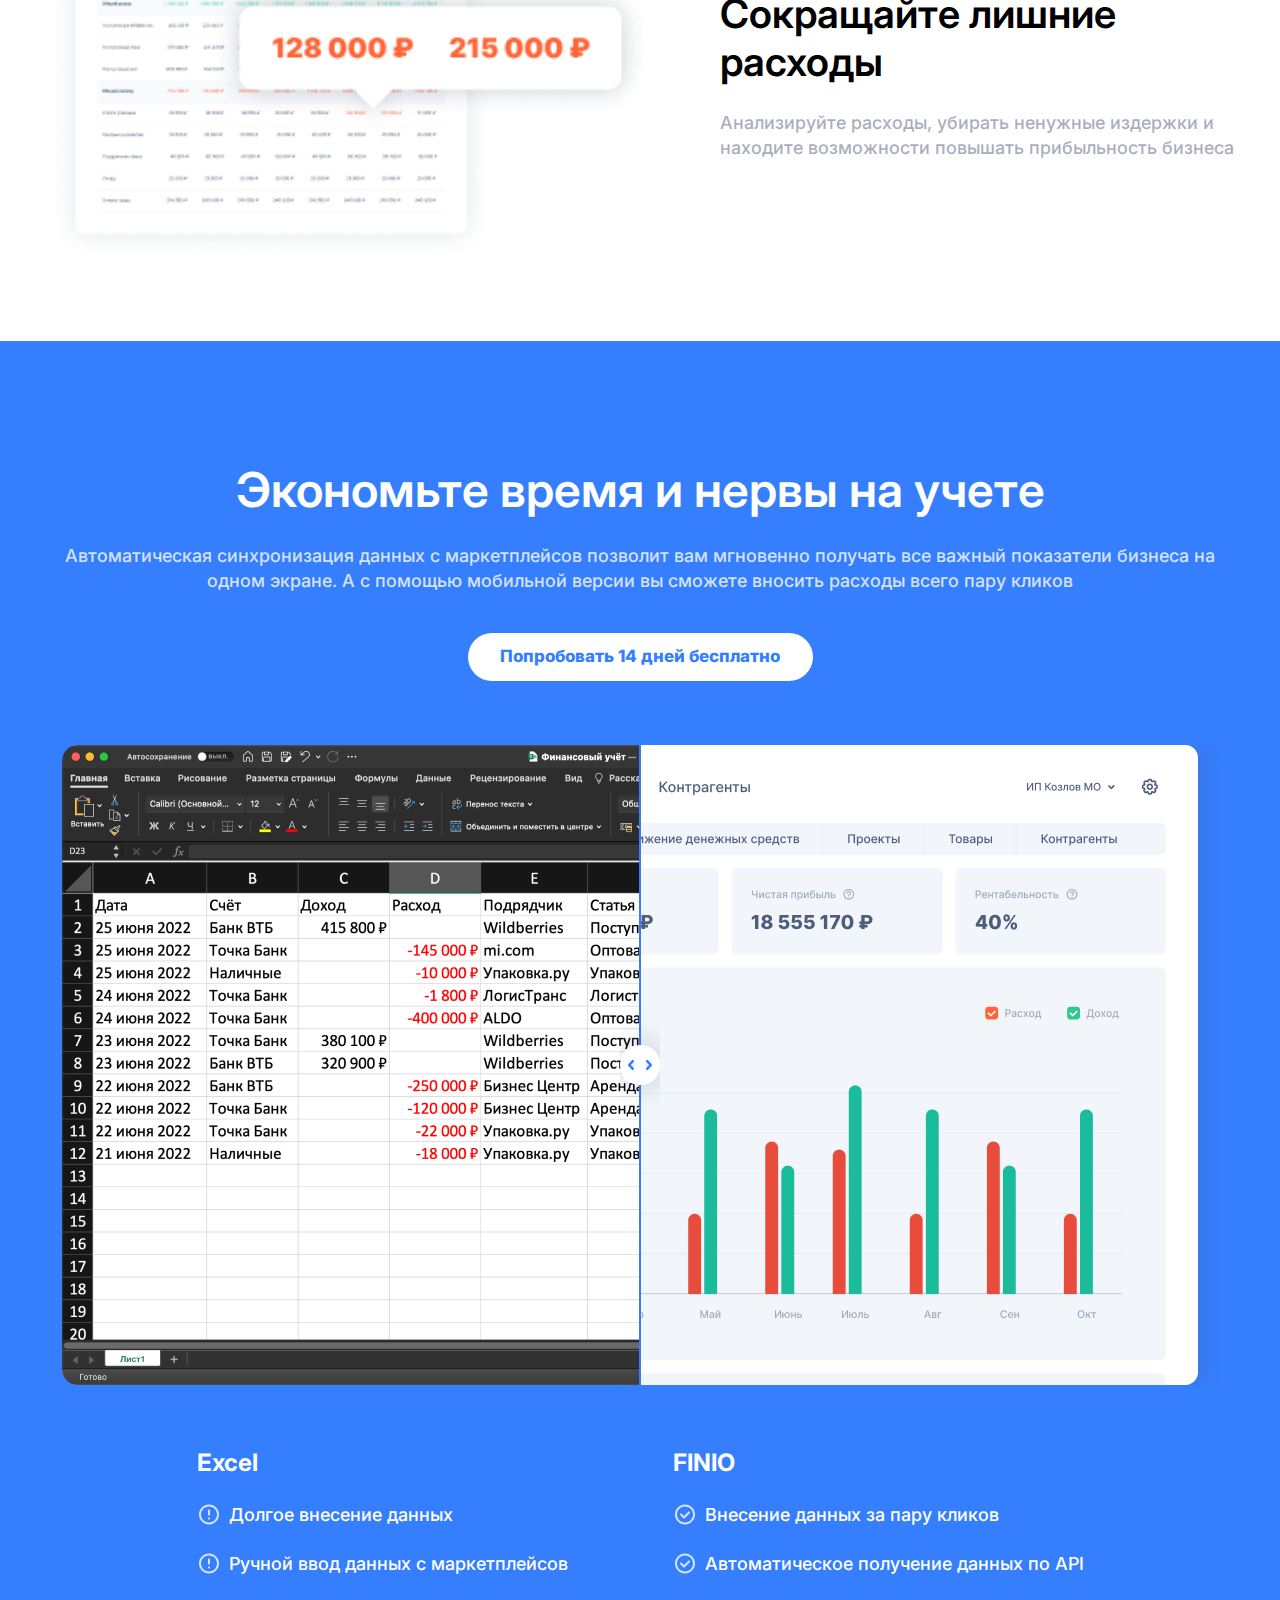
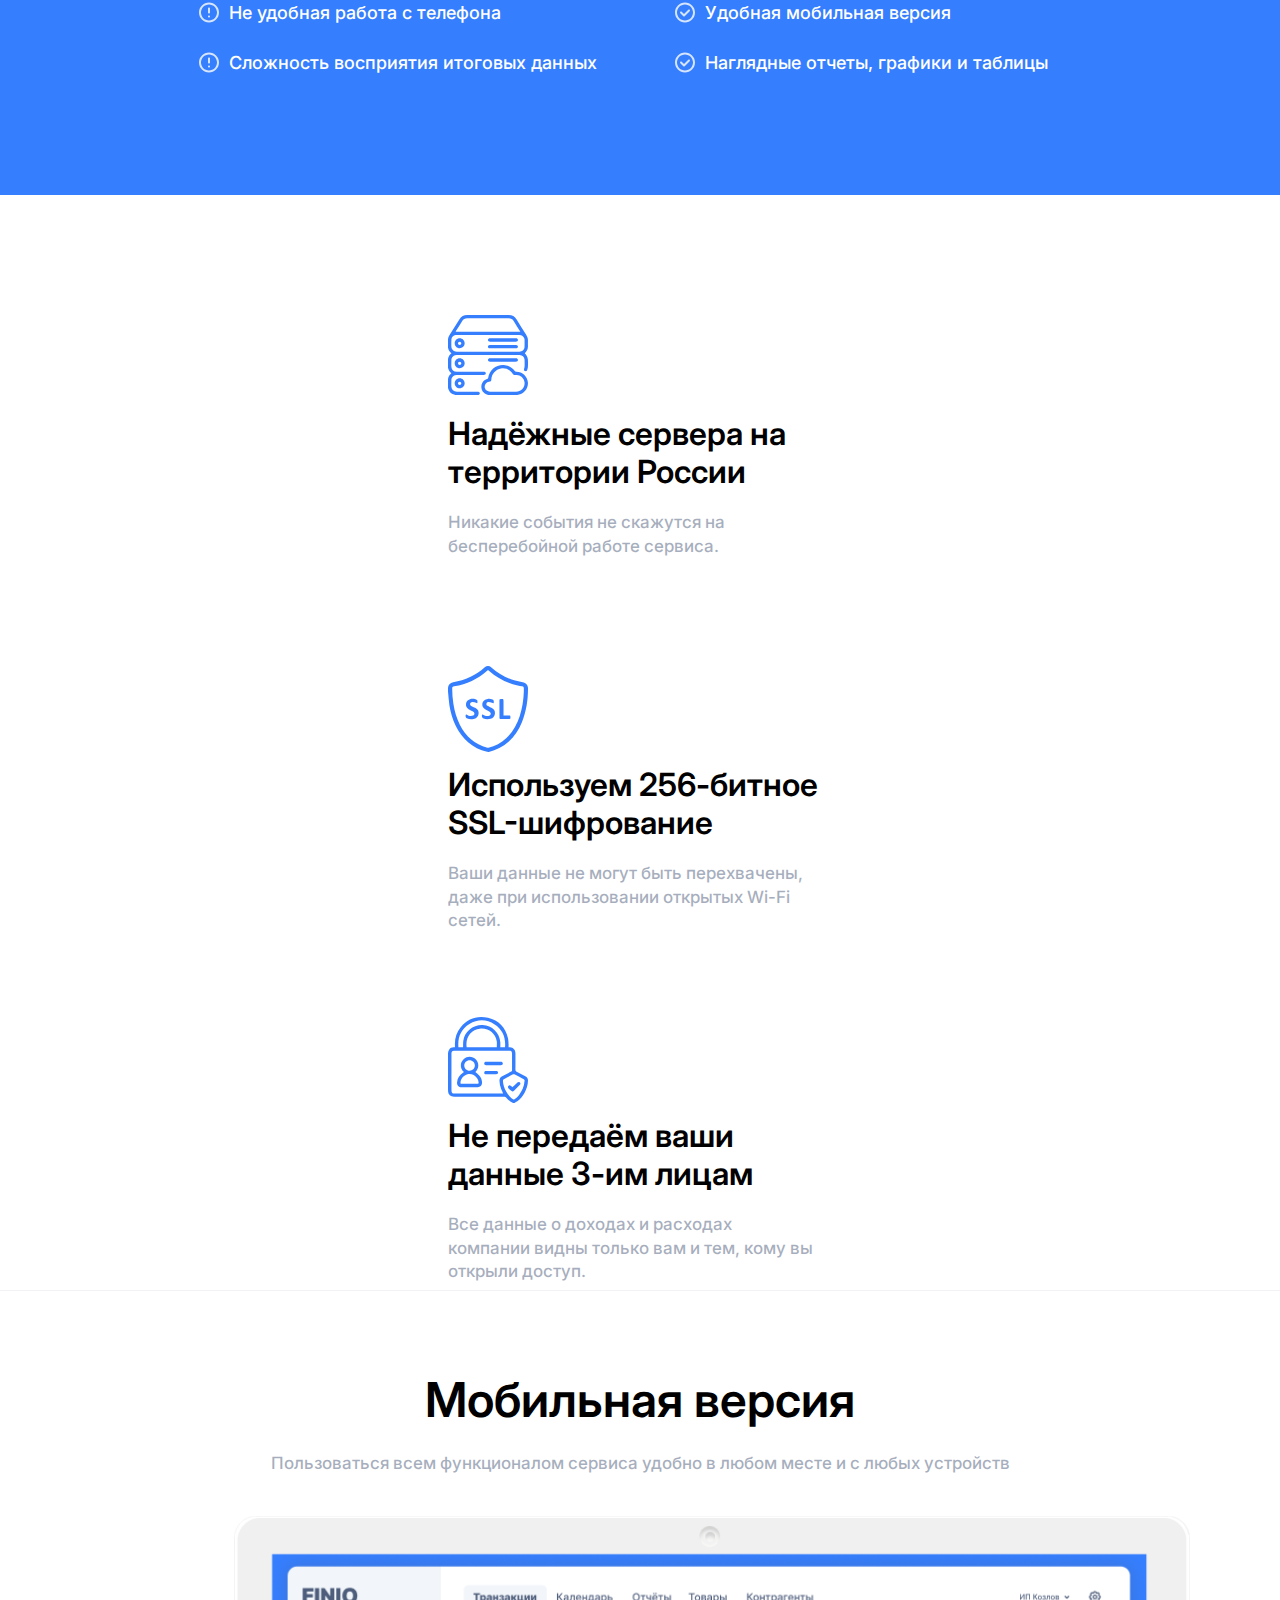
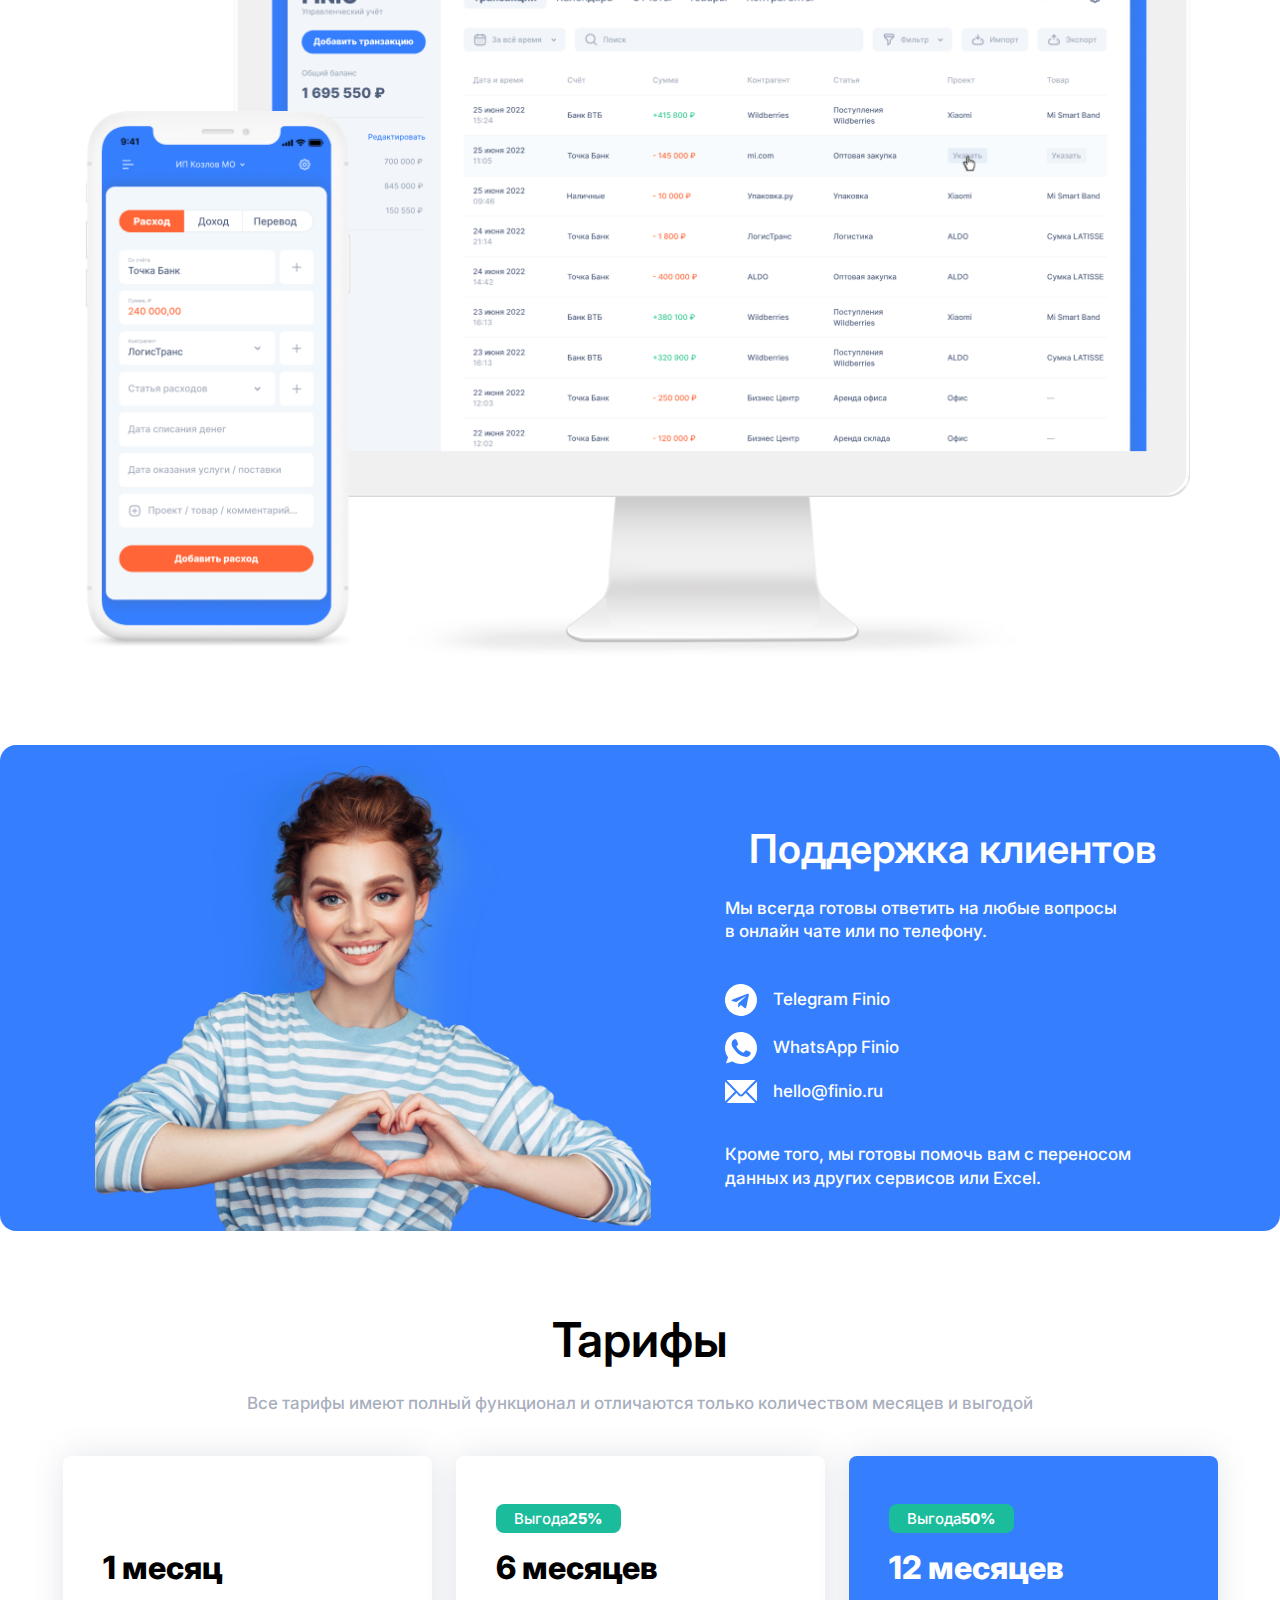
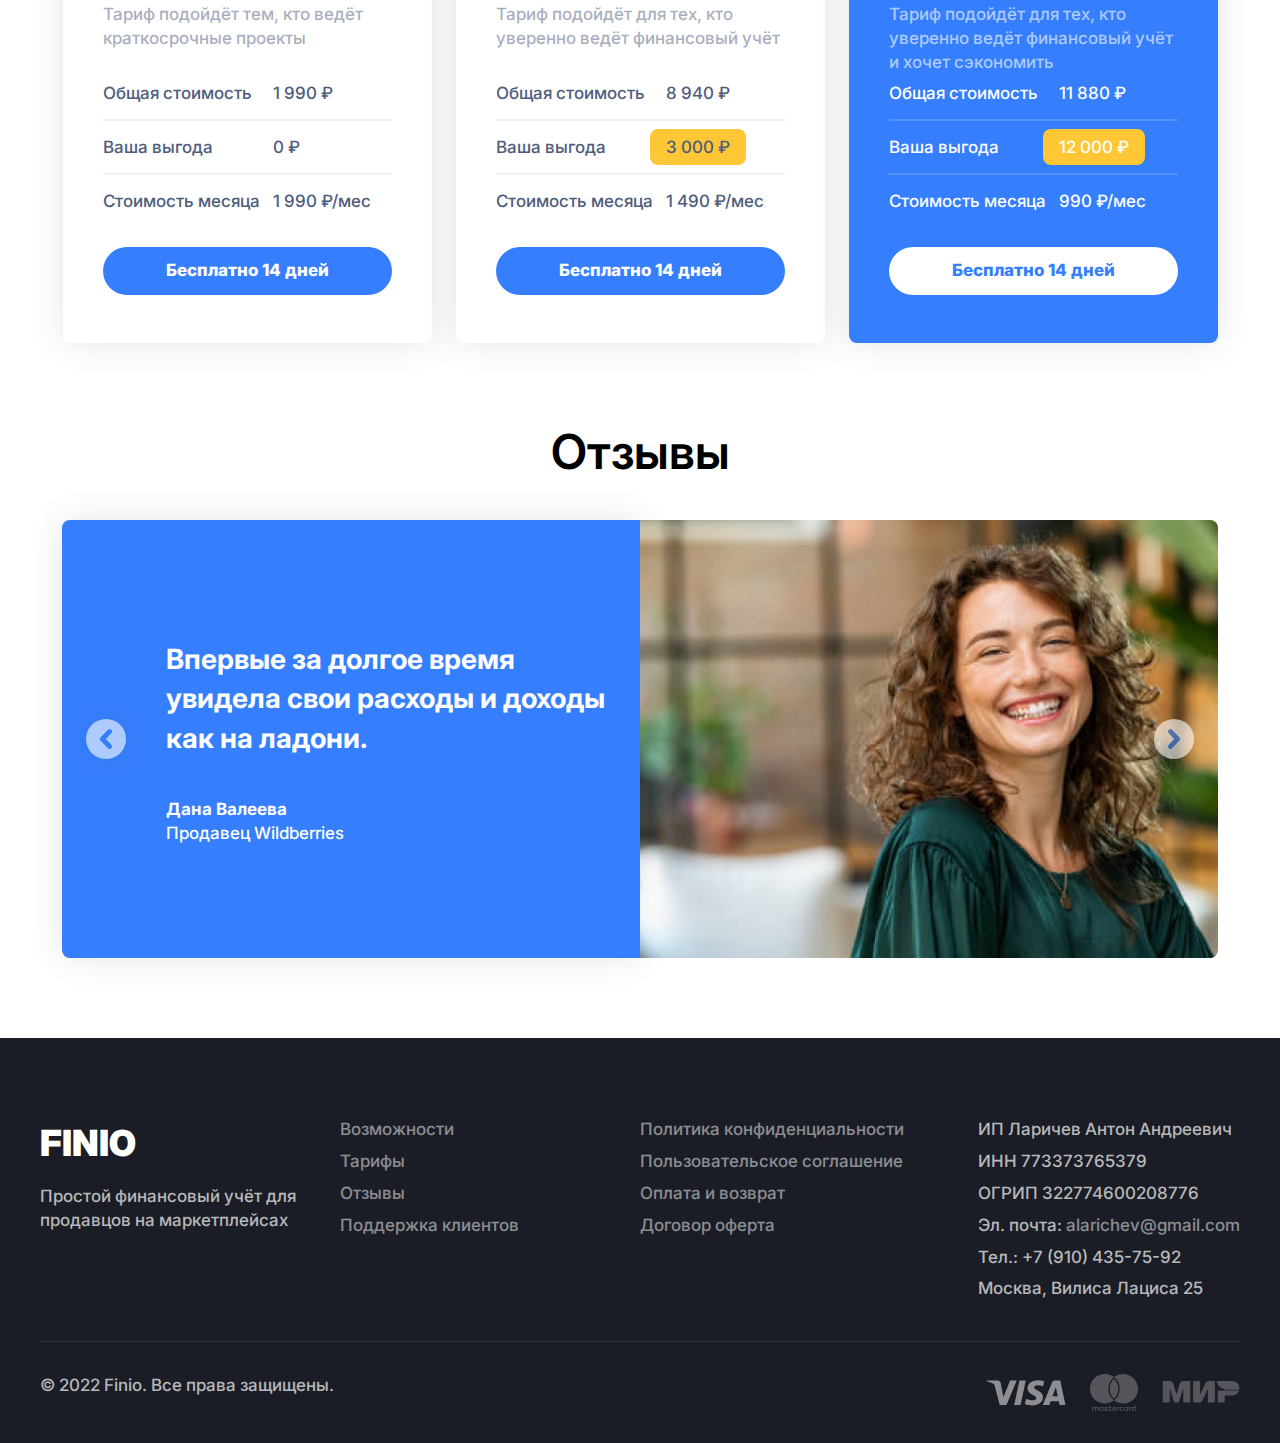
<file: 4-Finio/index.html>
<!DOCTYPE html>
<html lang="ru">
  <head>
    <meta charset="UTF-8" />
    <meta name="viewport" content="width=device-width, initial-scale=1.0" />
    <title>Finio</title>
    <link rel="preconnect" href="https://fonts.googleapis.com" />
    <link rel="preconnect" href="https://fonts.gstatic.com" crossorigin />
    <link
      href="https://fonts.googleapis.com/css2?family=Inter:ital,opsz,wght@0,14..32,100..900;1,14..32,100..900&family=Roboto:ital,wght@0,100;0,300;0,400;0,500;0,700;0,900;1,100;1,300;1,400;1,500;1,700;1,900&display=swap"
      rel="stylesheet"
    />
    <link rel="stylesheet" href="./styles/global.css" />
    <link rel="stylesheet" href="./styles/components.css" />
    <link rel="stylesheet" href="./styles/header.css" />
    <link rel="stylesheet" href="./styles/hero.css" />
    <link rel="stylesheet" href="./styles/analysis.css" />
    <link rel="stylesheet" href="./styles/accounting.css" />
    <link rel="stylesheet" href="./styles/security.css" />
    <link rel="stylesheet" href="./styles/mobile-version.css" />
    <link rel="stylesheet" href="./styles/support.css" />
    <link rel="stylesheet" href="./styles/tariffs.css" />
    <link rel="stylesheet" href="./styles/feedback.css" />
    <link rel="stylesheet" href="./styles/footer.css" />
  </head>
  <body>
    <header class="header">
      <div class="header__container section section_1392">
        <p class="logo logo_header">finio</p>
        <nav class="header__nav nav">
          <ul class="nav__links">
            <li class="nav__item">
              <a class="link link_header" href="#">Возможности</a>
            </li>
            <li class="nav__item">
              <a class="link link_header" href="#tariffs">Тарифы</a>
            </li>
            <li class="nav__item">
              <a class="link link_header" href="#feedback">Отзывы</a>
            </li>
            <li class="nav__item">
              <a class="link link_header" href="#support">Поддержка клиентов</a>
            </li>
          </ul>
        </nav>
        <button class="button button_white header__btn">Личный кабинет</button>
        <div class="burger"></div>
      </div>

      <div class="line header__line"></div>
    </header>
    <main>
      <section class="hero">
        <div class="hero__wrapper">
          <div class="hero__container section section_1392">
            <div class="hero__text">
              <h1 class="hero__title">
                Простой финансовый учёт для продавцов на маркетплейсах
              </h1>
              <button class="button button_white hero__btn">
                Попробовать 14 дней бесплатно
              </button>
              <div class="hero__markets"></div>
            </div>
          </div>
        </div>
      </section>
      <section class="advantages section section_1392">
        <ul class="advantages__list">
          <li class="advantage__item">
            <div class="advantage__icon analysis-icon"></div>
            <div class="advantage__name">Анализ прибыли по  товарам и&nbsp;брендам</div>
          </li>
          <li class="advantage__item">
            <div class="advantage__icon wb-icon"></div>
            <div class="advantage__name">Автоматический учёт доходов Wildberries</div>
          </li>
          <li class="advantage__item">
            <div class="advantage__icon money-icon"></div>
            <div class="advantage__name">
              От&nbsp;990 рублей в&nbsp;месяц с&nbsp;полным функционалом
            </div>
          </li>
        </ul>
        <img
          src="./assets/img/hero-img.png"
          alt="изображение экрана ноутбука с  отчетом и графиками"
          class="hero__img"
        />
      </section>
      <section class="analysis section section_1392">
        <article class="analysis__article cash-gaps">
          <img
            src="./assets/img/cash-gaps.png"
            alt="график денежных средств"
            class="analysis__img cash-gaps__img"
          />
          <div class="analysis__text-groop cash-gaps__text-groop">
            <h3 class="analysis__title">Предотвращайте кассовые разрывы</h3>
            <p class="text-m text_color-grey">
              Заранее планируйте предстоящие платежи и поступления средств. Тем самым, вы
              избежите неприятной ситуации с нехваткой средств на счетах
            </p>
          </div>
        </article>
        <article class="analysis__article report">
          <img
            src="./assets/img/report.png"
            alt="фото отчетов"
            class="analysis__img report__img"
          />
          <div class="analysis__text-groop report__text-groop">
            <h3 class="analysis__title">Отчёты о прибыли и убытках всегда под рукой</h3>
            <p class="text-m text_color-grey">
              Получите полную информацию о состоянии вашего бизнеса, включающую все
              необходимые показатели для принятия правильных решений
            </p>
          </div>
        </article>
        <article class="analysis__article profit">
          <img src="./assets/img/profit.png" alt="" class="analysis__img profit__img" />
          <div class="analysis__text-groop profit__text-groop">
            <h3 class="analysis__title">Какие товары приносят прибыль</h3>
            <p class="text-m text_color-grey">
              Находите точки роста, делайте упор на рентабельные товары и увеличивайте
              свой доход
            </p>
          </div>
        </article>
        <article class="analysis__article table">
          <img
            src="./assets/img/table-1.png"
            alt="фото таблицы с отчетом"
            class="analysis__img table__img"
          />
          <div class="analysis__text-groop table__text-groop">
            <h3 class="analysis__title">Сокращайте лишние расходы</h3>
            <p class="text-m text_color-grey">
              Анализируйте расходы, убирать ненужные издержки и находите возможности
              повышать прибыльность бизнеса
            </p>
          </div>
        </article>
      </section>
      <section class="accounting">
        <div class="accounting__container section section_1156">
          <h2 class="heading heading_h2 accounting__heading">
            Экономьте время и нервы на учете
          </h2>
          <p class="text-m accounting__description">
            Автоматическая синхронизация данных с маркетплейсов позволит вам мгновенно
            получать все важный показатели бизнеса на одном экране. А с помощью мобильной
            версии вы сможете вносить расходы всего пару кликов
          </p>
          <button class="button button_white accounting__btn">
            Попробовать 14 дней бесплатно
          </button>
          <div class="accounting-slider__wrapper">
            <div class="accounting-slider accounting-slider_left"></div>
            <div class="accounting-slider__switcher"></div>
            <div class="accounting-slider accounting-slider_right"></div>
          </div>
          <div class="comparison">
            <ul class="comparison__list excel">
              Excel
              <li class="comparison__item text-m excel__item">Долгое внесение данных</li>
              <li class="comparison__item text-m excel__item">
                Ручной ввод данных с маркетплейсов
              </li>
              <li class="comparison__item text-m excel__item">
                Не удобная работа с телефона
              </li>
              <li class="comparison__item text-m excel__item">
                Сложность восприятия итоговых данных
              </li>
            </ul>
            <ul class="comparison__list finio">
              FINIO
              <li class="comparison__item text-m finio__item">
                Внесение данных за пару кликов
              </li>
              <li class="comparison__item text-m finio__item">
                Автоматическое получение данных по API
              </li>
              <li class="comparison__item text-m finio__item">
                Удобная мобильная версия
              </li>
              <li class="comparison__item text-m finio__item">
                Наглядные отчеты, графики и таблицы
              </li>
            </ul>
          </div>
        </div>
      </section>
      <section class="security section section_1392">
        <ul class="security__list">
          <li class="security__item">
            <div class="security__icon server"></div>
            <h4 class="security__name">Надёжные сервера на территории России</h4>
            <p class="text security__desc">
              Никакие события не скажутся на бесперебойной работе сервиса.
            </p>
          </li>
          <li class="security__item">
            <div class="security__icon ssl"></div>
            <h4 class="security__name">Используем 256-битное SSL-шифрование</h4>
            <p class="text security__desc">
              Ваши данные не могут быть перехвачены, даже при использовании открытых Wi-Fi
              сетей.
            </p>
          </li>
          <li class="security__item">
            <div class="security__icon safety"></div>
            <h4 class="security__name">Не передаём ваши данные 3-им лицам</h4>
            <p class="text security__desc">
              Все данные о доходах и расходах компании видны только вам и тем, кому вы
              открыли доступ.
            </p>
          </li>
        </ul>
      </section>
      <section class="mobile-version section section_1156">
        <h2 class="heading heading_h2">Мобильная версия</h2>
        <p class="text text_title text_color-grey mobile-version__description">
          Пользоваться всем функционалом сервиса удобно в&nbsp;любом месте
          и&nbsp;с&nbsp;любых устройств
        </p>
        <img
          src="./assets/img/mobile-version-img.png"
          alt="картинка приложения на экране телефона в сравнении с декстопной версией"
          class="mobile-version__img"
        />
      </section>
      <section class="support section section_1392" id="support">
        <div class="support__foto">
          <img src="./assets/img/support_img.png" alt="" class="support_img" />
        </div>
        <div class="support__text text_color-light">
          <h3 class="heading heading_h3 support__title">Поддержка клиентов</h3>
          <div class="support__text-container">
            <p class="text">
              Мы&nbsp;всегда готовы ответить на&nbsp;любые вопросы в&nbsp;онлайн чате или
              по&nbsp;телефону.
            </p>
            <div class="support__contacts contacts">
              <div class="contacts__icon tg"></div>
              <div class="text">Telegram Finio</div>
              <div class="contacts__icon whats"></div>
              <div class="text">WhatsApp Finio</div>
              <div class="contacts__icon email"></div>
              <div class="text">hello@finio.ru</div>
            </div>
            <p class="text">
              Кроме того, мы&nbsp;готовы помочь вам с переносом данных из&nbsp;других
              сервисов или Excel.
            </p>
          </div>
        </div>
      </section>
      <section class="tariffs section section_1156" id="tariffs">
        <h2 class="heading heading_h2">Тарифы</h2>
        <p class="text text_title text_color-grey tariffs__description">
          Все тарифы имеют полный функционал и&nbsp;отличаются только количеством месяцев
          и&nbsp;выгодой
        </p>
        <ul class="cardList">
          <li class="card">
            <div class="benefit benefit_no"></div>
            <h3 class="card__title">1 месяц</h3>
            <p class="text text_color-grey card__description">
              Тариф подойдёт тем, кто ведёт краткосрочные проекты
            </p>
            <div class="card__price-container">
              <div class="card__price-block mb-8">
                <p class="card__price">Общая стоимость</p>
                <p class="card__price">1 990 ₽</p>
              </div>
              <div class="card__line"></div>
              <div class="card__price-block mb-8 mt-8">
                <p class="card__price">Ваша выгода</p>
                <p class="card__price">0 ₽</p>
              </div>
              <div class="card__line"></div>
              <div class="card__price-block mt-8">
                <p class="card__price">Стоимость месяца</p>
                <p class="card__price">1 990 ₽/мес</p>
              </div>
            </div>
            <button class="button button_blue">Бесплатно 14&nbsp;дней</button>
          </li>
          <li class="card">
            <div class="benefit">Выгода <span>25%</span></div>
            <h3 class="card__title">6 месяцев</h3>
            <p class="text text_color-grey card__description">
              Тариф подойдёт для тех, кто уверенно ведёт финансовый учёт
            </p>
            <div class="card__price-container">
              <div class="card__price-block mb-8">
                <p class="card__price">Общая стоимость</p>
                <p class="card__price">8 940 ₽</p>
              </div>
              <div class="card__line"></div>
              <div class="card__price-block mb-8 mt-8">
                <p class="card__price">Ваша выгода</p>
                <p class="card__price card__sum card__benefit">3 000 ₽</p>
              </div>
              <div class="card__line"></div>
              <div class="card__price-block mt-8">
                <p class="card__price">Стоимость месяца</p>
                <p class="card__price">1 490 ₽/мес</p>
              </div>
            </div>
            <button class="button button_blue">Бесплатно 14&nbsp;дней</button>
          </li>
          <li class="card card_brigth">
            <div class="benefit">Выгода <span>50%</span></div>
            <h3 class="card__title">12 месяцев</h3>
            <p class="text text_color-grey-60 card__description">
              Тариф подойдёт для тех, кто уверенно ведёт финансовый учёт и&nbsp;хочет
              сэкономить
            </p>
            <div class="card__price-container card__price-container_bright">
              <div class="card__price-block mb-8">
                <p class="card__price">Общая стоимость</p>
                <p class="card__price">11 880 ₽</p>
              </div>
              <div class="card__line card__line_bright"></div>
              <div class="card__price-block mb-8 mt-8">
                <p class="card__price">Ваша выгода</p>
                <p class="card__price card__sum card__benefit card__s">12 000 ₽</p>
              </div>
              <div class="card__line card__line_bright"></div>
              <div class="card__price-block mt-8">
                <p class="card__price">Стоимость месяца</p>
                <p class="card__price">990 ₽/мес</p>
              </div>
            </div>
            <button class="button button_white">Бесплатно 14&nbsp;дней</button>
          </li>
        </ul>
      </section>
      <section class="feedback section section_1156" id="feedback">
        <h2 class="heading heading_h2 feedback__title">Отзывы</h2>
        <div class="feedback-slider">
          <div class="feedback-slider__text">
            <div class="slider-btn slider-btn_left"></div>
            <div class="feedback__text">
              <p class="feedback__quote">
                Впервые за&nbsp;долгое время увидела свои расходы и&nbsp;доходы как
                на&nbsp;ладони.
              </p>
              <p class="feedback__author">
                Дана Валеева <span>Продавец Wildberries</span>
              </p>
            </div>
            <div class="pagination">
              <button
                type="button"
                class="pagination-button pagination-button_active"
              ></button>
              <button type="button" class="pagination-button"></button>
              <button type="button" class="pagination-button"></button>
              <button type="button" class="pagination-button"></button>
            </div>
          </div>
          <div class="feedback-slider__foto">
            <img
              src="./assets/img/feedback_foto.png"
              alt="изображение автора цитаты"
              class="feedback-slider__img"
            />
            <div class="slider-btn slider-btn_right"></div>
          </div>
        </div>
      </section>
    </main>
    <footer class="footer">
      <div class="footer__container section section_1392">
        <div class="footer__top">
          <div class="logo-container">
            <p class="logo">finio</p>
            <p class="text logo__description">
              Простой финансовый учёт для продавцов на маркетплейсах
            </p>
          </div>
          <ul class="links links-1">
            <li class="link-item text">
              <a href="#" class="link link_footer">Возможности </a>
            </li>
            <li class="link-item text">
              <a href="#tariffs" class="link link_footer">Тарифы</a>
            </li>
            <li class="link-item text">
              <a href="#feedback" class="link link_footer">Отзывы</a>
            </li>
            <li class="link-item text">
              <a href="#support" class="link link_footer">Поддержка клиентов</a>
            </li>
          </ul>
          <ul class="links links-2">
            <li class="link-item text">
              <a href="#" class="link link_footer">Политика конфиденциальности </a>
            </li>
            <li class="link-item text">
              <a href="#" class="link link_footer">Пользовательское соглашение</a>
            </li>
            <li class="link-item text">
              <a href="#" class="link link_footer"> Оплата и возврат</a>
            </li>
            <li class="link-item text">
              <a href="#" class="link link_footer"> Договор оферта</a>
            </li>
          </ul>
          <div class="footer__column">
            <ul class="footer__author text links">
              ИП Ларичев Антон Андреевич
              <li class="link-item text">ИНН 773373765379</li>
              <li class="link-item text">ОГРИП 322774600208776</li>
              <li class="link-item text">Эл. почта: <span>alarichev@gmail.com</span></li>
              <li class="link-item text">Тел.: +7 (910) 435-75-92</li>
              <li class="link-item text">Москва, Вилиса Лациса 25</li>
            </ul>
          </div>
        </div>
        <div class="line footer__line"></div>
        <div class="footer__bottom">
          <p class="footer__copyright text">© 2022 Finio. Все права защищены.</p>
          <div class="payments">
            <div class="payments__item viza"></div>
            <div class="payments__item mcard"></div>
            <div class="payments__item mir"></div>
          </div>
        </div>
      </div>
    </footer>
  </body>
</html>
</file>
<file: 1-Blog/styles/style.css>
* {
  margin: 0;
  padding: 0;
  box-sizing: border-box;
}

body {
  background: linear-gradient(180deg, #374151 0%, #111827 100%);
  font-family: "Roboto", sans-serif;
  color: #ffffff;
  font-weight: 400;
}

header {
  padding-top: 72px;
  max-width: 1080px;
  margin: 0 auto;
  display: flex;
}

.logo {
  font-size: 18px;
  line-height: 21.09px;
  margin-right: 77px;
}

.logo span {
  display: inline-flex;
  justify-content: center;
  align-items: center;
  width: 35px;
  height: 35px;
  background: #4b5563;
  box-shadow: 0px 15px 30px 0px #00000026;
  margin-right: 11px;
}

.link {
  color: #ffffff;
  text-decoration: none;
}

nav .link {
  font-size: 16px;
  line-height: 18.75px;
}

ul {
  list-style-type: none;
  display: flex;
  gap: 52px;
  padding-top: 7px;
}

main {
  width: 896px;
  margin: 0 auto;
}

form {
  position: relative;
  margin-left: auto;
}

form img {
  position: absolute;
  left: 18px;
  top: 13px;
}
form input::placeholder {
  line-height: normal;
  color: #a3a7ae;
}

form input:focus-visible {
  outline: 1px solid #4b5563;
}
.search {
  border-radius: 100px;
  background: rgba(31, 41, 55, 0.6);
  font-size: 16px;
  line-height: 18.75px;
  border: none;
  width: 224px;
  height: 40px;
  margin-bottom: 69px;
  padding-left: 49px;
  color: #fff;
  border: 0;
  outline: none;
  caret-color: gray;
}

.heading {
  margin-bottom: 15px;
  text-align: center;

}

h1 {
  font-size: 24px;
  line-height: 38px;
  text-align: center;
  max-width: 525px;
  margin: 0 auto 30px;
  font-weight: 400;
}

.profile {
  margin-bottom: 28px;
  display: flex;
  gap: 16px;
  justify-content: center;
}

.profile img {
  width: 50px;
  height: 50px;
}
.profile__name {
  font-size: 16px;
  line-height: 28px;
}
.opacity {
  color: rgba(255, 255, 255, 0.6);
}
.profile__about {
  font-size: 14px;
  line-height: 28px;
}

article img {
  margin-bottom: 69px;
}

section {
  max-width: 708px;
  margin: 0 auto;
}
.text {
  margin-bottom: 40px;
}
.text_l {
  font-size: 20px;
  line-height: 32px;
}

.text_m {
  font-size: 16px;
  line-height: 30px;
}

.rights {
  font-size: 16px;
  line-height: 28px;
  text-align: center;
  margin: 75px 0 77px;
}
</file>
<file: 2-Form/styles/style.css>
* {
  margin: 0;
  padding: 0;
  box-sizing: border-box;
}

body {
  background: linear-gradient(0deg, #f39494, #f39494),
    linear-gradient(243.43deg, #ffa5a5 32.96%, rgba(255, 255, 255, 0) 82.03%),
    linear-gradient(243.18deg, #fdc5c5 25.45%, rgba(242, 152, 222, 0) 100%);
  font-family: "Open Sans", sans-serif;
}
main {
  display: flex;
  flex-direction: column;
  justify-content: center;
  align-items: center;
  text-align: center;
  min-height: 100vh;
}
main > div {
  border: 1px solid #f5f5f5;
  box-shadow: 0px 4px 4px 0px #00000040;
  background: #fffefe;
  max-width: 582px;
  width: 100%;
  padding: 75px 94px 91px;
  border-radius: 10px;
}

h1 {
  font-size: 36px;
  font-weight: 700;
  line-height: 49.03px;

}
h1 + div {
  display: flex;
  justify-content: center;
  gap: 6px;
  margin-bottom: 47px;
}
h1 + div > p {
  font-size: 18px;
  font-weight: 400;
  line-height: 24.51px;
  color: #666666;
 
}
.link {
  font-size: 18px;
  font-weight: 400;
  line-height: 24.51px;
}
form {
  display: flex;
  flex-direction: column;
  gap: 22px;
}
form > input:nth-child(1) {
  font-size: 16px;
  font-weight: 600;
  line-height: 21.79px;
  border: 1px solid #f5f5f5;
  border-radius: 5px;
}

form > input:nth-child(1)::placeholder {
  color: #0e0c0c;
}

div > input,
form > input:nth-child(3) {
  font-size: 16px;
  font-style: italic;
  font-weight: 400;
  line-height: 21.79px;
  background: #f5f5f5;
  border: 1px solid #ffffff;
  border-radius: 5px;
}
.nameBox {
  display: flex;
  gap: 1px;
}
.input {
  height: 44px;
  border-radius: 5px;
  width: 100%;
  padding: 9px 0 9px  11px;
}
.checkboxLine {
  width: 100%;
  display: flex;
  gap: 4px;
  font-size: 14px;
  font-weight: 400;
  line-height: 19.07px;
}

.checkbox {
  border-radius: 1px;
  background: #f5f5f5;
}

label {
  cursor: pointer;
  color: #666666;
}

a {
  color: #089fe0;
  cursor: pointer;
}
label a {
  text-decoration: none;
}

button[type="submit"] {
  cursor: pointer;
  border: 3px solid #ffffff;
  background: #089fe0;
  color: #ffffff;
  border-radius: 5px;
  font-size: 18px;
  font-weight: 400;
  line-height: 24.51px;
  text-align: center;
  height: 44px;
  width: 100%;
}
.button {
  position: relative;

}
.button svg {
  position: absolute;
  right: 22px;
  top: 10px;
}
</file>
<file: 3-Finio/styles/global.css>
:root {
  --font-family: Inter, sans-serif;
  --bg-color-light: #fff;
  --bg-color-bright: #357efe;
  --bg-color-dark: #1A1D25;
  --text-color-light: #fff;
  --text-color-dark: #000;
  --text-color-grey: #4E5D7C80;
  --text-color-bright: #357EFE;
  }

* {
  margin: 0;
  padding: 0;
  box-sizing: border-box;
  scroll-behavior: smooth;
}

body {
    background: var(--bg-color-light);
    font-family: var(--font-family);
}

main {
  padding-bottom: 80px;
}

@media screen and (max-width: 900px) {
  main {
    padding-bottom: 64px;
  }
}
</file>
<file: 3-Finio/styles/components.css>
.section {
  margin: 0 auto;
}

.section_1156 {
  max-width: 1156px;
}

.section_1392 {
  max-width: 1392px;
}

@media screen and (max-width: 900px) {
  .section {
    padding: 0 24px;
  }
}
.heading {
  font-weight: 600;
  text-align: center;
}
.heading_h2 {
  font-size: 48px;
  line-height: 57.6px;
  color: var(--text-color-dark);
  margin-top: 80px;
}

@media screen and (max-width: 480px) {
  .heading_h2 {
    font-size: 36px;
    font-weight: 600;
    line-height: 43.2px;
    text-align: left;
    margin-top: 48px;
  }
}

.heading_h3 {
  font-size: 40px;
  line-height: 48px;
}
@media screen and (max-width: 480px) {
  .heading_h3 {
    font-size: 36px;
    font-weight: 600;
    line-height: 43.2px;
    text-align: left;
  }
}

.text {
  font-size: 17px;
  font-weight: 500;
  line-height: 23.8px;
}

.text-m {
  font-size: 18px;
  font-weight: 500;
  line-height: 25.2px;
}

.text_title {
  text-align: center;
}
@media screen and (max-width: 480px) {
  .text_title {
    text-align: left;
  }
}
.text_color-grey {
  color: var(--text-color-grey);
}

.text_color-light {
  color: var(--text-color-light);
}

.mt-24 {
  margin-top: 24px;
}

.mb-40 {
  margin-bottom: 40px;
}
.button {
  font-family: Inter;
  font-size: 17px;
  font-weight: 800;
  line-height: 23.8px;
  border-radius: 47px;
  border: none;
  cursor: pointer;
  height: 48px;
}

.button_blue {
  background: var(--bg-color-bright);
  color: var(--bg-color-light);
  transition: all 0.5s ease-out;
}

.button_blue:hover {
  opacity: 0.8;
  transition: all 0.5s ease-out;
}

.button_white {
  color: var(--text-color-bright);
  background: var(--bg-color-light);
  transition: all 0.5s ease-out;
}

.button_white:hover {
  background: #ffffffcc;
  opacity: 1;
  transition: all 0.5s ease-out;
}

.text_color-grey-60 {
  color: #ffffff99;
}

.mt-16 {
  margin-top: 16px;
}

.mb-16 {
  margin-bottom: 16px;
}

.mt-8 {
  margin-top: 8px;
}

.mb-8 {
  margin-bottom: 8px;
}

.link {
  text-decoration: none;
  cursor: pointer;
  transition: all 0.5s ease-out;
}

.link:hover {
  color: var(--text-color-light);
  opacity: 0.8;
  transition: all 0.5s ease-out;
}

.link_footer {
  color: #ffffff80;
}

.link_header {
  color: #ffffffcc;
}

.line {
  width: 100%;
  height: 1px;
}

.burger {
  width: 24px;
  height: 24px;
  display: none;
  background-image: url(../assets/svg/menu-burger.svg);
  padding: 4px 2px;
  background-repeat: no-repeat;
  background-position: center;
  justify-self: end;
  cursor: pointer;
  transition: all 0.5s ease-out;
}

.burger:hover {
  width: 35px;
  height: 35px;
  transition: all 0.5s ease-out;
}

@media screen and (max-width: 900px) {
  .burger {
    display: block;
  }
}

.logo {
  font-size: 36px;
  font-weight: 900;
  line-height: 50.4px;
  color: var(--bg-color-light);
  text-transform: uppercase;
  cursor: pointer;
  transition: all 0.5s ease-out;
}
.logo:hover {
  opacity: 0.6;
  transition: all 0.5s ease-out;
}

.logo_header {
  font-size: 24px;
  font-weight: 900;
  line-height: 33.6px;
}
</file>
<file: 3-Finio/styles/header.css>
.header {
  background-color: var(--bg-color-bright);
  padding: 0 40px;
}

@media screen and (max-width: 600px) {
    .header {
        padding: 0;
      }
}

.header__container {
  display: grid;
  grid-template-columns: 1fr 2fr 207px;
  gap: 25px;
  padding-top: 40px;
  padding-bottom: 40px;
  align-items: center;
}

@media screen and (max-width: 900px) {
  .header__container {
    padding-top: 26px;
    padding-bottom: 19px;
    grid-template-columns: 1fr 1fr;
    border-bottom: 1px solid #FFFFFF29;

  }
}
.nav__links {
  display: flex;
  gap: 32px;
  list-style-type: none;
  font-family: Inter;
  font-size: 18px;
  font-weight: 500;
  line-height: 25.2px;
}

.header__btn {
  width: 207px;
  height: 48px;
  justify-self: end;
  border-radius: 34px;
}

@media screen and (max-width: 900px) {
  .header__btn {
    display: none;
  }
  .header__nav {
    display: none;
  }
}
</file>
<file: 3-Finio/styles/hero.css>
.hero {
  margin-bottom: 80px;
  clip-path: polygon(0 0, 100% 0, 100% 70%, 0 100%);
  background-color: var(--bg-color-bright);
}
@media screen and (max-width: 600px) {
  .hero {
    clip-path: polygon(0 0, 100% 0, 100% 90%, 0 100%);
    margin-bottom: 20px;
  }
}
.hero__wrapper {
  max-width: 1920px;
  margin: 0 auto;
  background-color: var(--bg-color-bright);
  padding: 73px 40px 140px;
  position: relative;
}

@media screen and (max-width: 600px) {
  .hero__wrapper {
    padding: 32px 0 90px;
  }
}

.hero__container {
  display: flex;
  position: relative;
  background-color: var(--bg-color-bright);
}

.hero__text {
  color: var(--text-color-light);
  position: relative;
}

.hero__title {
  font-size: 40px;
  font-weight: 800;
  line-height: 48px;
  width: 430px;
  margin-bottom: 40px;
  z-index: 2;
  position: relative;
}
@media screen and (max-width: 900px) {
  .hero__title {
    font-size: 32px;
    line-height: 38.4px;
    width: 100%;
    max-width: 515px;
    margin-bottom: 32px;
  }
}

.hero__btn {
  margin-bottom: 80px;
  max-width: 345px;
  width: 100%;
  z-index: 2;
  position: relative;
}

@media screen and (max-width: 900px) {
  .hero__btn {
    width: 328px;
    margin-bottom: 56px;
  }
}

.hero__img {
  display: block;
  width: 1039px;
  height: 627px;
  z-index: 8;
  position: absolute;
  right: -100px;
  top: calc(-570px - 80px);
}

@media screen and (max-width: 1630px) {
  .hero__img {
    width: 650px;
    height: auto;
    right: 100px;
  }
}

@media screen and (max-width: 1200px) {
  .hero__img {
    right: 0;
    width: 350px;
  }
}

@media screen and (max-width: 900px) {
  .hero__img {
    display: none;
  }
}

.hero__markets {
  background-image: url(../assets/svg/markets.svg);
  width: 333.89px;
  height: 85px;
  background-size: contain;
  background-repeat: no-repeat;
}

@media screen and (max-width: 900px) {
  .hero__markets {
    width: 264px;
    height: 67.21px;
  }
}
.advantages__list {
  list-style-type: none;
  display: flex;
  gap: 64px;
  flex-wrap: wrap;
}

@media screen and (max-width: 1500px) {
  .advantages__list {
    padding-left: 40px;
    padding-right: 40px;
    justify-content: center;
  }
}
@media screen and (max-width: 900px) {
  .advantages__list {
    gap: 32px;
    padding-left: 24px;
    padding-right: 24px;
  }
}
.advantage__item {
  display: flex;
  max-width: 408px;
  align-items: center;
  gap: 16px;
}

@media screen and (max-width: 900px) {
  .advantage__item {
    gap: 24px;
  }
}

.advantages {
  position: relative;
  padding: 80px 0;
  border-bottom: 1px solid #4e5d7c14;
}

@media screen and (max-width: 900px) {
  .advantages {
    padding: 30px 0 48px;
  }
}

.advantage__icon {
  width: 64px;
  height: 64px;
  background-position: center;
  background-repeat: no-repeat;
}
@media screen and (max-width: 900px) {
  .advantage__icon {
    height: 52px;
    background-size: cover;
  }
}

@media screen and (max-width: 430px) {
  .advantage__icon {
    height: 50px;
  }
}

.analysis-icon {
  background-image: url(../assets/svg/analisyz.svg);
}

.wb-icon {
  background-image: url(../assets/svg/wb.svg);
}

.money-icon {
  background-image: url(../assets/svg/money.svg);
}
.advantage__name {
  width: 328px;
  height: 58px;
  font-size: 24px;
  font-weight: 700;
  line-height: 28.8px;
}

@media screen and (max-width: 900px) {
  .advantage__name {
    font-size: 18px;
    line-height: 25.2px;
    width: 100%;
    height: 50px;
  }
}
</file>
<file: 3-Finio/styles/analysis.css>
.analysis {
  padding: 0 40px;
}
@media screen and (max-width: 600px) {
  .analysis {
    padding: 0 24px;
  }
}
.analysis__article {
  display: flex;
  gap: 63px;
  align-items: center;
  padding-top: 80px;
  padding-bottom: 80px;
}

@media screen and (max-width: 1100px) {
  .analysis__article {
    gap: 32px;
    padding-top: 48px;
    padding-bottom: 48px;
    align-items: flex-start;
  }
}

.analysis__article:not(:last-child) {
  border-bottom: 1px solid #4e5d7c14;
}

.analysis__article:nth-of-type(odd) {
  flex-direction: row-reverse;
  justify-content: right;
}

@media screen and (max-width: 1100px) {
  .analysis__article:nth-of-type(odd) {
    flex-direction: row;
  }
}

@media screen and (max-width: 1040px) {
  .analysis__article,
  .analysis__article:nth-of-type(odd) {
    flex-direction: column;
  }
}

.cash-gaps__text-groop {
  max-width: 482px;
}
.report__text-groop {
  max-width: 550px;
}

.profit__text-groop {
  max-width: 526px;
}

.table__text-groop {
  max-width: 520px;
}
.analysis__title {
  font-size: 40px;
  font-weight: 600;
  line-height: 48px;
  text-align: left;
  margin-bottom: 24px;
}

@media screen and (max-width: 900px) {
  .analysis__title {
    font-size: 32px;
    line-height: 38.4px;
  }
}

.analysis__img {
  object-fit: contain;
  object-position: center;
}

@media screen and (max-width: 900px) {
  .analysis__img {
    object-position: left;
  }
}
.cash-gaps__img {
  max-width: 729px;
  width: 100%;
  height: 445.5px;
}

@media screen and (max-width: 460px) {
  .cash-gaps__img {
    position: relative;
    left: -30px;
    width: 356px;
    height: 218px;
  }
}
.report__img {
  max-width: 644px;
  width: 100%;
  height: 444px;
}

@media screen and (max-width: 460px) {
  .report__img {
    width: 327px;
    height: 226px;
  }
}

.profit__img {
  max-width: 641px;
  width: 100%;
  height: 416.7px;
}
@media screen and (max-width: 460px) {
  .profit__img {
    width: 327px;
    height: 213px;
  }
}

.table__img {
  max-width: 750px;
  width: 100%;
  height: 372px;
}

@media screen and (max-width: 460px) {
  .table__img {
    width: 327px;
    height: 189px;
  }
}
</file>
<file: 3-Finio/styles/accounting.css>
.accounting {
  background-color: var(--bg-color-bright);
}

@media screen and (max-width: 1200px) {
  .accounting {
    padding: 0 40px;
  }
}

@media screen and (max-width: 600px) {
  .accounting {
    padding: 0 24px;
  }
}

.accounting__container {
  padding: 120px 0;
  display: flex;
  flex-direction: column;
  align-items: center;
}

@media screen and (max-width: 780px) {
  .accounting__container {
    padding: 64px 0;
  }
}

.accounting__heading {
  color: var(--text-color-light);
  margin: 0 0 24px;
}
@media screen and (max-width: 780px) {
  .accounting__heading {
    font-size: 36px;
    line-height: 43.2px;
    text-align: left;
  }
}

.accounting__description {
  color: #ffffffcc;
  text-align: center;
  margin-bottom: 40px;
}

@media screen and (max-width: 780px) {
  .accounting__description {
    margin-bottom: 32px;
    text-align: left;
  }
}
.accounting__btn {
  width: 345px;
  height: 48px;
  border-radius: 34px;
  margin-bottom: 64px;
}

@media screen and (max-width: 780px) {
  .accounting__btn {
    width: 328px;
    margin-bottom: 48px;
  }
}

.accounting-slider__wrapper {
  display: flex;
  width: 100%;
  position: relative;
}
@media screen and (max-width: 1200px) {
  .accounting-slider__wrapper {
    width: 656px;
  }
}

@media screen and (max-width: 780px) {
  .accounting-slider__wrapper {
    width: 328px;
  }
}

.accounting-slider {
  max-width: 598px;
  width: 100%;
  height: 640px;
  background-repeat: no-repeat;
  margin-bottom: 64px;
}
@media screen and (max-width: 1200px) {
  .accounting-slider {
    margin-bottom: 54px;
    height: 364px;
  }
}
@media screen and (max-width: 780px) {
  .accounting-slider {
    height: 182px;
  }
}
.accounting-slider_left {
  background-image: url(../assets/img/table_acc.png);
  background-position: left;
  flex-shrink: 1;
}

.accounting-slider_right {
  background-image: url(../assets/img/report_acc.png);
  background-position: -630px;
  flex-shrink: 1;
}

@media screen and (max-width: 1200px) {
  .accounting-slider_left {
    background-size:contain;
    background-position: left;
  }
  
  .accounting-slider_right {
    background-size: 205%;
    background-position: right;
  }
}

.accounting-slider__switcher {
  background-image: url(../assets/svg/acc_str.svg);
  width: 40px;
  height: 640px;
  background-position: center;
  position: absolute;
  z-index: 3;
  left: 558px;
}
@media screen and (max-width: 1200px) {
  .accounting-slider__switcher {
    height: 364px;
    left: 309px;
  }
}

@media screen and (max-width: 780px) {
  .accounting-slider__switcher {
    height: 182px;
    left: 144px;
  }
}

.comparison {
  display: flex;
  gap: 76px;
}

@media screen and (max-width: 1200px) {
  .comparison {
    gap: 48px;
    flex-wrap: wrap;
    justify-content: center;
  }
}

.comparison__list {
  font-size: 24px;
  font-weight: 700;
  line-height: 28.8px;
  color: var(--text-color-light);
  list-style-type: none;
  display: flex;
  flex-direction: column;
  gap: 24px;
}
.comparison__item {
  padding-left: 32px;
}

.excel__item {
  background: url(../assets/svg/exclamation-circle-!.svg);
  background-repeat: no-repeat;
}

.finio__item {
  background: url(../assets/svg/check-circle.svg);
  background-repeat: no-repeat;
}
</file>
<file: 3-Finio/styles/security.css>
.security {
  margin-top: 120px; 
  margin-bottom: 80px;
  border-bottom: 1px solid #4e5d7c14;
  padding: 0 40px;
}

@media screen and (max-width: 600px) {
  .security {
    margin-top: 64px;
    margin-bottom: 48px;
    padding: 0 24px;
  }
}

.security__list {
  display: grid;
  list-style-type: none;
  gap: 78px;
  grid-template-columns: repeat(auto-fit, 384px);
  justify-content: center;
  padding: 0;
}
@media screen and (max-width: 900px) {
    .security__list {
        grid-template-columns: minmax(328px, 384px);
        gap: 32px;
    }
}
.security__item {
  display: grid;
  grid-template-columns: minmax(328px, 384px);
  grid-template-rows: 100px 96px auto;
  min-height: 273px;
}
@media screen and (max-width: 900px) {
    .security__item {
        grid-template-columns: minmax(328px, 389px);
        grid-template-rows: 92px 82px auto;
        min-height: 243px;
    }
}
.security__name {
  font-size: 32px;
  font-weight: 600;
  line-height: 38.4px;
}
@media screen and (max-width: 900px) {
  .security__name {
    font-size: 24px;
    font-weight: 600;
    line-height: 28.8px;
  }
}
.security__desc {
  color: #4e5d7c80;
  max-width: 367px;
}
@media screen and (max-width: 900px) {

}

.security__icon {
  background-repeat: no-repeat;
  background-size: contain;
  width: 80px;
}

@media screen and (max-width: 900px) {
  .security__icon {
    width: 64px;
  }
}

.server {
  background-image: url(../assets/svg/servers.svg);
  height: 80px;
}

@media screen and (max-width: 900px) {
  .server {
    height: 64px;
  }
}

.ssl {
  background-image: url(../assets/svg/ssl.svg);
  height: 86px;
}

@media screen and (max-width: 900px) {
  .ssl {
    height: 68.8px;
  }
}

.safety {
  background-image: url(../assets/svg/security.svg);
  height: 86px;
}
@media screen and (max-width: 900px) {
  .safety {
    height: 68.8px;
  }
}
</file>
<file: 3-Finio/styles/mobile-version.css>
.mobile-version__description {
    margin-top: 24px;
    margin-bottom: 40px;
    padding: 0 40px;
  }

  @media screen and (max-width: 600px) {
    .mobile-version__description {
        padding: 0;
    }
  }
  .mobile-version__img {
    max-width: 1128px;
    width: 100%;
    margin-bottom: 80px;
  }

  @media screen and (max-width: 460px) {

    .mobile-version {
      overflow: hidden;
    }
    .mobile-version__img {
      width: 677.7px;
      height: 450px;
      
    }
  }
</file>
<file: 3-Finio/styles/support.css>
.support {
  background-color: var(--bg-color-bright);
  width: 100%;
  border-radius: 16px;
  display: grid;
  grid-template-columns: minmax(369px, 1fr) 1fr;
  padding-left: 95px;
  gap: 74px;
}

.support_img {
  width: 100%;
  object-fit: cover;
  height: 100%;
  object-position: bottom;
}

@media screen and (max-width: 1240px) {
  .support {
    max-width: 640px;
    grid-template-columns: minmax(327px, 1fr);
    grid-template-rows: min-content 279px;
    gap: 0;
  }

  @media screen and (max-width: 640px) {
    .support {
      padding-left: 24px;
      padding-right: 24px;
    }
  }

  .support_img {
    padding: 0 24px 0;
    object-fit: contain;
  }
}

@media screen and (max-width: 640px) {
  .support {
    border-radius: 0;
  }
}
@media screen and (max-width: 1240px) {
  .support__foto {
    order: 2;
  }
}
.support__text {
  padding-top: 80px;
  padding-bottom: 40px;
  order: 1;
}

@media screen and (max-width: 900px) {
  .support__text {
    padding-top: 64px;
    padding-bottom: 32px;
  }
}

.support__title {
  margin-bottom: 24px;
  text-align: left;
  padding: 0;
}

.support__text-container {
  display: flex;
  max-width: 411px;
  flex-direction: column;
  gap: 40px;
}

@media screen and (max-width: 480px) {
  .support__text-container {
    gap: 32px;
  }
}
.support__contacts {
  display: grid;
  grid-template-rows: repeat(2, 32px) 23px;
  gap: 16px;
  align-items: center;
}
.contacts__item {
  display: flex;
  gap: 24px;
  align-items: center;
}
.contacts__icon {
  display: block;
  width: 32px;
  height: 32px;
  background-repeat: no-repeat;
}
.tg {
  background-image: url(../assets/svg/tg.svg);
}

.whats {
  background-image: url(../assets/svg/whats.svg);
}

.email {
  height: 23px;
  background-image: url(../assets/svg/email.svg);
}
</file>
<file: 3-Finio/styles/tariffs.css>
.tariffs__description {
  margin-top: 24px;
  margin-bottom: 40px;
}
@media screen and (max-width: 900px) {
  .tariffs__description {
    margin-bottom: 32px;
  }
}
.cardList {
  list-style-type: none;
  display: grid;
  grid-template-columns: repeat(auto-fit, 369px);
  gap: 24px;
  justify-content: center;
}

@media screen and (max-width: 900px) {
  .cardList {
    grid-template-columns: minmax(369px, 1fr);
    margin: 0 150px;
  }
}

@media screen and (max-width: 480px) {
  .cardList {
    grid-template-columns: minmax(328px, 369px);
    margin: 0;
  }
}

.card {
  box-shadow: 0px 0px 32px 0px #4e5d7c29;
  background: var(--bg-color-light);
  border-radius: 8px;
  padding: 48px 40px;
  display: grid;
  grid-template-rows: 45px 54px 1fr 172px 48px;
  max-height: 507px;
}

@media screen and (max-width: 900px) {
  .card {
    padding-left: 24px;
    padding-right: 24px;
    grid-template-rows: auto auto auto 158px 48px;
  }
}

.card_brigth {
  background: var(--bg-color-bright);
  color: var(--text-color-light);
}

.benefit {
  font-size: 15px;
  font-weight: 500;
  line-height: 21px;
  width: 125px;
  height: 29px;
  background: #1abc9c;
  color: var(--text-color-light);
  border-radius: 8px;
  display: flex;
  justify-content: center;
  align-items: center;
}

@media screen and (max-width: 900px) {
  .benefit {
    margin-bottom: 20px;
  }
}

.benefit_no {
  visibility: hidden;
}

@media screen and (max-width: 900px) {
  .benefit_no {
    height: 0;
    margin-bottom: 0;
  }
}

.benefit span {
  font-weight: 800;
}

.card__title {
  font-size: 32px;
  font-weight: 800;
  line-height: 38.4px;
}

@media screen and (max-width: 900px) {
  .card__title {
    margin-bottom: 16px;
  }
}

@media screen and (max-width: 900px) {
  .card__description {
    margin-bottom: 28px;
  }
}

.card__price-container {
  font-size: 17px;
  font-weight: 500;
  line-height: 20.4px;
  color: #4e5d7c;
}
.card__price {
  padding: 8px 0;
}
.card__price-container_bright {
  color: var(--text-color-light);
}

.card__price-block {
  display: inline-grid;
  grid-template-columns: 170px auto;
}

@media screen and (max-width: 900px) {
  .card__price-block {
    display: grid;
    grid-template-columns: minmax(170px, calc(100% - 110px)) max-content;
    justify-items: start;
  }
}
.card__sum {
  background: none;
  position: relative;
  left: -16px;
}
.card__line {
  border: 1px solid #4e5d7c14;
  margin-bottom: 1;
}
.card__line_bright {
  border: 1px solid #ffffff29;
}

.card__benefit {
  padding: 8px 16px;
  background: #ffc736;
  border-radius: 8px;
  display: inline;
  width: auto;
}
</file>
<file: 3-Finio/styles/feedback.css>
.feedback__title {
  margin-bottom: 40px;
}

.feedback-slider {
  display: grid;
  grid-template-columns: 1fr 1fr;
}

@media screen and (max-width: 900px) {
  .feedback-slider {
    grid-template-columns: minmax(369px, 522px);
    grid-template-rows: auto 1fr;
    justify-content: center;
    margin: 0 150px;
  }
}

@media screen and (max-width: 480px) {
  .feedback-slider {
    grid-template-columns: minmax(328px, 369px);
    margin: 0;
  }
}

.feedback-slider__text {
  background: var(--bg-color-bright);
  border-radius: 8px 0 0 8px;
  position: relative;
  box-shadow: 0px 0px 32px 0px #4e5d7c29;
}

@media screen and (max-width: 900px) {
  .feedback-slider__text {
    border-radius: 0 0 8px 8px;
    order: 2;
  }
}

.feedback__text {
  color: var(--text-color-light);
  width: 450px;
  width: 100%;
  padding: 120px 30px 113px 104px;
}
@media screen and (max-width: 900px) {
  .feedback__text {
    padding: 48px 24px;
  }
}

.feedback__quote {
  font-size: 28px;
  font-weight: 700;
  line-height: 39.2px;
  margin-bottom: 40px;
}
@media screen and (max-width: 640px) {
  .feedback__quote {
    font-size: 24px;
    line-height: 33.6px;
  }
}

.feedback__author {
  font-size: 17px;
  font-weight: 700;
  line-height: 23.8px;
}

.feedback__author span {
  display: block;
  font-weight: 500;
}

.feedback-slider__foto {
  background-image: url(../assets/img/feedback_foto.png);
  background-position: center;
  background-repeat: no-repeat;
  background-size: cover;
  border-radius: 0 8px 8px 0;
  position: relative;
}
@media screen and (max-width: 900px) {
  .feedback-slider__foto {
    border-radius: 8px 8px 0 0;
    background-image: none;
    background-color: var(--bg-color-bright);
    order: 1;
  }
}
.feedback-slider__img {
  display: none;
  border-radius: 0 8px 8px 0;
  max-width: 574px;
}

@media screen and (max-width: 900px) {
  .feedback-slider__img {
    display: block;
    width: 100%;
    aspect-ratio: 1.3;
    border-radius: 8px;
  }
}
.slider-btn {
  width: 40px;
  height: 40px;
  border-radius: 50%;
  box-shadow: 0px 0px 32px 0px #4e5d7c52;
  background-position: center;
  background-repeat: no-repeat;
  background-color: var(--bg-color-light);
  opacity: 60%;
  position: absolute;
  top: calc(50% - 20px);
}
.slider-btn:hover {
  opacity: 1;
}

@media screen and (max-width: 900px) {
  .slider-btn {
    display: none;
  }
}
.slider-btn_left {
  background-image: url(../assets/svg/btn_left.svg);
  left: 24px;
}

.slider-btn_right {
  background-image: url(../assets/svg/btn_right.svg);
  right: 24px;
}

.pagination {
  display: none;
}

@media screen and (max-width: 900px) {
  .pagination {
    display: flex;
    justify-content: center;
    gap: 8px;
    margin-bottom: 48px;
  }
  .pagination-button {
    width: 8px;
    height: 8px;
    background: #ffffff80;
    border-radius: 50%;
    border: none;
  }
  .pagination-button_active {
    background: var(--bg-color-light);
  }
}
</file>
<file: 3-Finio/styles/footer.css>
.footer {
  background-color: var(--bg-color-dark);
  padding: 80px 40px 32px;
}

@media screen and (max-width: 600px) {
  .footer {
    padding: 64px 0;
  }
}

.footer__line {
  margin-top: 40px;
  margin-bottom: 32px;
  background-color: #ffffff14;
}
@media screen and (max-width: 600px) {
  .footer__line {
    margin: 48px 0 48px;
  }
}
.footer__column {
  justify-self: end;
}

.footer__top {
  display: grid;
  grid-template-columns: repeat(4, 1fr);
}

@media screen and (max-width: 1220px) {
  .footer__top {
    grid-template-columns: repeat(3, 1fr);
    grid-template-rows: repeat(2, minmax);
    row-gap: 80px;
    column-gap: 25px;
    grid-template-areas:
      "logo logo logo"
      "link-1 link-2 link-3";
  }

  .logo-container {
    grid-area: logo;
  }
  .links-1 {
    grid-area: link-1;
  }

  .links-2 {
    grid-area: link-2;
  }

  .footer__column {
    grid-area: link-3;
  }
}

@media screen and (max-width: 900px) {
  .footer__top {
    grid-template-columns: repeat(2, 1fr);
    grid-template-rows: repeat(3, minmax);
    row-gap: 80px;
    column-gap: 25px;
    grid-template-areas:
      "logo logo"
      "link-1 link-2"
      "link-3 link-3";
  }

  .logo-container {
    grid-area: logo;
  }
  .links-1 {
    grid-area: link-1;
  }

  .links-2 {
    grid-area: link-2;
  }

  .footer__column {
    grid-area: link-3;
    justify-self: start;
  }
}

@media screen and (max-width: 600px) {
  .footer__top {
    grid-template-columns: 1fr;
    grid-template-rows: repeat(4, min-content);
    row-gap: 48px;
    grid-template-areas:
      "logo"
      "link-1"
      "link-2"
      "link-3";
  }

  .logo-container {
    grid-area: logo;
    max-width: 283px;
  }
  .links-1 {
    grid-area: link-1;
  }

  .links-2 {
    grid-area: link-2;
  }

  .footer__column {
    grid-area: link-3;
    justify-self: start;
  }
}

.logo-container {
  display: flex;
  flex-direction: column;
  gap: 16px;
}

.logo__description,
.footer__author {
  color: #ffffffb2;
}
.links {
  list-style-type: none;
  display: flex;
  flex-direction: column;
  gap: 8px;
}

.footer__author a {
  color: #ffffff80;
}

.footer__bottom {
  display: flex;
  justify-content: space-between;
  color: #ffffffb2;
}

@media screen and (max-width: 600px) {
  .footer__bottom {
    flex-direction: column-reverse;
    gap: 24px;
    justify-content: start;
  }
}

.payments {
  display: flex;
  gap: 24px;
  align-items: center;
}

.payments__item {
  background-repeat: no-repeat;
}
.viza {
  background-image: url(../assets/svg/viza.svg);
  width: 80px;
  height: 27px;
}
.mir {
  background-image: url(../assets/svg/mir.svg);
  width: 78px;
  height: 23px;
}

.mcard {
  background-image: url(../assets/svg/mcard.svg);
  width: 48px;
  height: 37px;
}
</file>
<file: 4-Finio/styles/global.css>
:root {
  --font-family: Inter, sans-serif;
  --bg-color-light: #fff;
  --bg-color-bright: #357efe;
  --bg-color-dark: #1A1D25;
  --text-color-light: #fff;
  --text-color-dark: #000;
  --text-color-grey: #4E5D7C80;
  --text-color-bright: #357EFE;
  }

* {
  margin: 0;
  padding: 0;
  box-sizing: border-box;
  scroll-behavior: smooth;
}

body {
    background: var(--bg-color-light);
    font-family: var(--font-family);
}

main {
  padding-bottom: 80px;
}

@media screen and (max-width: 900px) {
  main {
    padding-bottom: 64px;
  }
}
</file>
<file: 4-Finio/styles/components.css>
.section {
  margin: 0 auto;
}

.section_1156 {
  max-width: 1156px;
}

.section_1392 {
  max-width: 1392px;
}

@media screen and (max-width: 900px) {
  .section {
    padding: 0 24px;
  }
}
.heading {
  font-weight: 600;
  text-align: center;
}
.heading_h2 {
  font-size: 48px;
  line-height: 57.6px;
  color: var(--text-color-dark);
  margin-top: 80px;
}

@media screen and (max-width: 480px) {
  .heading_h2 {
    font-size: 36px;
    font-weight: 600;
    line-height: 43.2px;
    text-align: left;
    margin-top: 48px;
  }
}

.heading_h3 {
  font-size: 40px;
  line-height: 48px;
}
@media screen and (max-width: 480px) {
  .heading_h3 {
    font-size: 36px;
    font-weight: 600;
    line-height: 43.2px;
    text-align: left;
  }
}

.text {
  font-size: 17px;
  font-weight: 500;
  line-height: 23.8px;
}

.text-m {
  font-size: 18px;
  font-weight: 500;
  line-height: 25.2px;
}

.text_title {
  text-align: center;
}
@media screen and (max-width: 480px) {
  .text_title {
    text-align: left;
  }
}
.text_color-grey {
  color: var(--text-color-grey);
}

.text_color-light {
  color: var(--text-color-light);
}

.mt-24 {
  margin-top: 24px;
}

.mb-40 {
  margin-bottom: 40px;
}
.button {
  font-family: Inter;
  font-size: 17px;
  font-weight: 800;
  line-height: 23.8px;
  border-radius: 47px;
  border: none;
  cursor: pointer;
  height: 48px;
}

.button_blue {
  background: var(--bg-color-bright);
  color: var(--bg-color-light);
}

.button_blue:hover {
  opacity: 0.8;
}

.button_white {
  color: var(--text-color-bright);
  background: var(--bg-color-light);
}

.button_white:hover {
  background: #ffffffcc;
  opacity: 1;
}

.text_color-grey-60 {
  color: #ffffff99;
}

.mt-16 {
  margin-top: 16px;
}

.mb-16 {
  margin-bottom: 16px;
}

.mt-8 {
  margin-top: 8px;
}

.mb-8 {
  margin-bottom: 8px;
}

.link {
  text-decoration: none;
  cursor: pointer;
}

.link:hover {
  color: var(--text-color-light);
}

.link_footer {
  color: #ffffff80;
}

.link_header {
  color: #ffffffcc;
}

.line {
  width: 100%;
  height: 1px;
}

.burger {
  width: 24px;
  height: 24px;
  display: none;
  background-image: url(../assets/svg/menu-burger.svg);
  padding: 4px 2px;
  background-repeat: no-repeat;
  background-position: center;
  justify-self: end;
}

@media screen and (max-width: 900px) {
  .burger {
    display: block;
  }
}

.logo {
  font-size: 36px;
  font-weight: 900;
  line-height: 50.4px;
  color: var(--bg-color-light);
  text-transform: uppercase;
}
.logo_header {
  font-size: 24px;
  font-weight: 900;
  line-height: 33.6px;
}
</file>
<file: 4-Finio/styles/header.css>
.header {
  background-color: var(--bg-color-bright);
  padding: 0 40px;
}

@media screen and (max-width: 600px) {
    .header {
        padding: 0;
      }
}

.header__container {
  display: grid;
  grid-template-columns: 1fr 2fr 207px;
  gap: 25px;
  padding-top: 40px;
  padding-bottom: 40px;
  align-items: center;
}

@media screen and (max-width: 900px) {
  .header__container {
    padding-top: 26px;
    padding-bottom: 19px;
    grid-template-columns: 1fr 1fr;
    border-bottom: 1px solid #FFFFFF29;

  }
}
.nav__links {
  display: flex;
  gap: 32px;
  list-style-type: none;
  font-family: Inter;
  font-size: 18px;
  font-weight: 500;
  line-height: 25.2px;
}

.header__btn {
  width: 207px;
  height: 48px;
  justify-self: end;
  border-radius: 34px;
}

@media screen and (max-width: 900px) {
  .header__btn {
    display: none;
  }
  .header__nav {
    display: none;
  }
}
</file>
<file: 4-Finio/styles/hero.css>
.hero {
  margin-bottom: 80px;
  clip-path: polygon(0 0, 100% 0, 100% 70%, 0 100%);
  background-color: var(--bg-color-bright);
}
@media screen and (max-width: 600px) {
  .hero {
    clip-path: polygon(0 0, 100% 0, 100% 90%, 0 100%);
    margin-bottom: 20px;
  }
}
.hero__wrapper {
  max-width: 1920px;
  margin: 0 auto;
  background-color: var(--bg-color-bright);
  padding: 73px 40px 140px;
  position: relative;
}

@media screen and (max-width: 600px) {
  .hero__wrapper {
    padding: 32px 0 90px;
  }
}

.hero__container {
  display: flex;
  position: relative;
  background-color: var(--bg-color-bright);
}

.hero__text {
  color: var(--text-color-light);
  position: relative;
}

.hero__title {
  font-size: 40px;
  font-weight: 800;
  line-height: 48px;
  width: 430px;
  margin-bottom: 40px;
  z-index: 2;
  position: relative;
}
@media screen and (max-width: 900px) {
  .hero__title {
    font-size: 32px;
    line-height: 38.4px;
    width: 100%;
    max-width: 515px;
    margin-bottom: 32px;
  }
}

.hero__btn {
  margin-bottom: 80px;
  max-width: 345px;
  width: 100%;
  z-index: 2;
  position: relative;
}

@media screen and (max-width: 900px) {
  .hero__btn {
    width: 328px;
    margin-bottom: 56px;
  }
}

.hero__img {
  display: block;
  width: 1039px;
  height: 627px;
  z-index: 8;
  position: absolute;
  right: -100px;
  top: calc(-570px - 80px);
}

@media screen and (max-width: 1630px) {
  .hero__img {
    width: 650px;
    height: auto;
    right: 100px;
  }
}

@media screen and (max-width: 1200px) {
  .hero__img {
    right: 0;
    width: 350px;
  }
}

@media screen and (max-width: 900px) {
  .hero__img {
    display: none;
  }
}

.hero__markets {
  background-image: url(../assets/svg/markets.svg);
  width: 333.89px;
  height: 85px;
  background-size: contain;
  background-repeat: no-repeat;
}

@media screen and (max-width: 900px) {
  .hero__markets {
    width: 264px;
    height: 67.21px;
  }
}
.advantages__list {
  list-style-type: none;
  display: flex;
  gap: 64px;
  flex-wrap: wrap;
}

@media screen and (max-width: 1500px) {
  .advantages__list {
    padding-left: 40px;
    padding-right: 40px;
    justify-content: center;
  }
}
@media screen and (max-width: 900px) {
  .advantages__list {
    gap: 32px;
    padding-left: 24px;
    padding-right: 24px;
  }
}
.advantage__item {
  display: flex;
  max-width: 408px;
  align-items: center;
  gap: 16px;
}

@media screen and (max-width: 900px) {
  .advantage__item {
    gap: 24px;
  }
}

.advantages {
  position: relative;
  padding: 80px 0;
  border-bottom: 1px solid #4e5d7c14;
}

@media screen and (max-width: 900px) {
  .advantages {
    padding: 30px 0 48px;
  }
}

.advantage__icon {
  width: 64px;
  height: 64px;
  background-position: center;
  background-repeat: no-repeat;
}
@media screen and (max-width: 900px) {
  .advantage__icon {
    height: 52px;
    background-size: cover;
  }
}

@media screen and (max-width: 430px) {
  .advantage__icon {
    height: 50px;
  }
}

.analysis-icon {
  background-image: url(../assets/svg/analisyz.svg);
}

.wb-icon {
  background-image: url(../assets/svg/wb.svg);
}

.money-icon {
  background-image: url(../assets/svg/money.svg);
}
.advantage__name {
  width: 328px;
  height: 58px;
  font-size: 24px;
  font-weight: 700;
  line-height: 28.8px;
}

@media screen and (max-width: 900px) {
  .advantage__name {
    font-size: 18px;
    line-height: 25.2px;
    width: 100%;
    height: 50px;
  }
}
</file>
<file: 4-Finio/styles/analysis.css>
.analysis {
  padding: 0 40px;
}
@media screen and (max-width: 600px) {
  .analysis {
    padding: 0 24px;
  }
}
.analysis__article {
  display: flex;
  gap: 63px;
  align-items: center;
  padding-top: 80px;
  padding-bottom: 80px;
}

@media screen and (max-width: 1100px) {
  .analysis__article {
    gap: 32px;
    padding-top: 48px;
    padding-bottom: 48px;
    align-items: flex-start;
  }
}

.analysis__article:not(:last-child) {
  border-bottom: 1px solid #4e5d7c14;
}

.analysis__article:nth-of-type(odd) {
  flex-direction: row-reverse;
  justify-content: right;
}

@media screen and (max-width: 1100px) {
  .analysis__article:nth-of-type(odd) {
    flex-direction: row;
  }
}

@media screen and (max-width: 1040px) {
  .analysis__article,
  .analysis__article:nth-of-type(odd) {
    flex-direction: column;
  }
}

.cash-gaps__text-groop {
  max-width: 482px;
}
.report__text-groop {
  max-width: 550px;
}

.profit__text-groop {
  max-width: 526px;
}

.table__text-groop {
  max-width: 520px;
}
.analysis__title {
  font-size: 40px;
  font-weight: 600;
  line-height: 48px;
  text-align: left;
  margin-bottom: 24px;
}

@media screen and (max-width: 900px) {
  .analysis__title {
    font-size: 32px;
    line-height: 38.4px;
  }
}

.analysis__img {
  object-fit: contain;
  object-position: center;
}

@media screen and (max-width: 900px) {
  .analysis__img {
    object-position: left;
  }
}
.cash-gaps__img {
  max-width: 729px;
  width: 100%;
  height: 445.5px;
}

@media screen and (max-width: 460px) {
  .cash-gaps__img {
    position: relative;
    left: -30px;
    width: 356px;
    height: 218px;
  }
}
.report__img {
  max-width: 644px;
  width: 100%;
  height: 444px;
}

@media screen and (max-width: 460px) {
  .report__img {
    width: 327px;
    height: 226px;
  }
}

.profit__img {
  max-width: 641px;
  width: 100%;
  height: 416.7px;
}
@media screen and (max-width: 460px) {
  .profit__img {
    width: 327px;
    height: 213px;
  }
}

.table__img {
  max-width: 750px;
  width: 100%;
  height: 372px;
}

@media screen and (max-width: 460px) {
  .table__img {
    width: 327px;
    height: 189px;
  }
}
</file>
<file: 4-Finio/styles/accounting.css>
.accounting {
  background-color: var(--bg-color-bright);
}

@media screen and (max-width: 1200px) {
  .accounting {
    padding: 0 40px;
  }
}

@media screen and (max-width: 600px) {
  .accounting {
    padding: 0 24px;
  }
}

.accounting__container {
  padding: 120px 0;
  display: flex;
  flex-direction: column;
  align-items: center;
}

@media screen and (max-width: 780px) {
  .accounting__container {
    padding: 64px 0;
  }
}

.accounting__heading {
  color: var(--text-color-light);
  margin: 0 0 24px;
}
@media screen and (max-width: 780px) {
  .accounting__heading {
    font-size: 36px;
    line-height: 43.2px;
    text-align: left;
  }
}

.accounting__description {
  color: #ffffffcc;
  text-align: center;
  margin-bottom: 40px;
}

@media screen and (max-width: 780px) {
  .accounting__description {
    margin-bottom: 32px;
    text-align: left;
  }
}
.accounting__btn {
  width: 345px;
  height: 48px;
  border-radius: 34px;
  margin-bottom: 64px;
}

@media screen and (max-width: 780px) {
  .accounting__btn {
    width: 328px;
    margin-bottom: 48px;
  }
}

.accounting-slider__wrapper {
  display: flex;
  width: 100%;
  position: relative;
}
@media screen and (max-width: 1200px) {
  .accounting-slider__wrapper {
    width: 656px;
  }
}

@media screen and (max-width: 780px) {
  .accounting-slider__wrapper {
    width: 328px;
  }
}

.accounting-slider {
  max-width: 598px;
  width: 100%;
  height: 640px;
  background-repeat: no-repeat;
  margin-bottom: 64px;
}
@media screen and (max-width: 1200px) {
  .accounting-slider {
    margin-bottom: 54px;
    height: 364px;
  }
}
@media screen and (max-width: 780px) {
  .accounting-slider {
    height: 182px;
  }
}
.accounting-slider_left {
  background-image: url(../assets/img/table_acc.png);
  background-position: left;
  flex-shrink: 1;
}

.accounting-slider_right {
  background-image: url(../assets/img/report_acc.png);
  background-position: -630px;
  flex-shrink: 1;
}

@media screen and (max-width: 1200px) {
  .accounting-slider_left {
    background-size:contain;
    background-position: left;
  }
  
  .accounting-slider_right {
    background-size: 205%;
    background-position: right;
  }
}

.accounting-slider__switcher {
  background-image: url(../assets/svg/acc_str.svg);
  width: 40px;
  height: 640px;
  background-position: center;
  position: absolute;
  z-index: 3;
  left: 558px;
}
@media screen and (max-width: 1200px) {
  .accounting-slider__switcher {
    height: 364px;
    left: 309px;
  }
}

@media screen and (max-width: 780px) {
  .accounting-slider__switcher {
    height: 182px;
    left: 144px;
  }
}

.comparison {
  display: flex;
  gap: 76px;
}

@media screen and (max-width: 1200px) {
  .comparison {
    gap: 48px;
    flex-wrap: wrap;
    justify-content: center;
  }
}

.comparison__list {
  font-size: 24px;
  font-weight: 700;
  line-height: 28.8px;
  color: var(--text-color-light);
  list-style-type: none;
  display: flex;
  flex-direction: column;
  gap: 24px;
}
.comparison__item {
  padding-left: 32px;
}

.excel__item {
  background: url(../assets/svg/exclamation-circle-!.svg);
  background-repeat: no-repeat;
}

.finio__item {
  background: url(../assets/svg/check-circle.svg);
  background-repeat: no-repeat;
}
</file>
<file: 4-Finio/styles/security.css>
.security {
  margin-top: 120px; 
  margin-bottom: 80px;
  border-bottom: 1px solid #4e5d7c14;
  padding: 0 40px;
}

@media screen and (max-width: 600px) {
  .security {
    margin-top: 64px;
    margin-bottom: 48px;
    padding: 0 24px;

  }
}

.security__list {
  display: grid;
  list-style-type: none;
  gap: 78px;
  grid-template-columns: minmax(328px, 384px);
  justify-content: center;
  padding: 0;
}
@media screen and (max-width: 900px) {
    .security__list {
        grid-template-columns: minmax(328px, 384px);
        gap: 32px;
    }
}
.security__item {
  display: grid;
  grid-template-columns: minmax(328px, 384px);
  grid-template-rows: 100px 96px auto;
  min-height: 273px;
}
@media screen and (max-width: 900px) {
    .security__item {
        grid-template-columns: minmax(328px, 389px);
        grid-template-rows: 92px 82px auto;
        min-height: 243px;
    }
}
.security__name {
  font-size: 32px;
  font-weight: 600;
  line-height: 38.4px;
}
@media screen and (max-width: 900px) {
  .security__name {
    font-size: 24px;
    font-weight: 600;
    line-height: 28.8px;
  }
}
.security__desc {
  color: #4e5d7c80;
  max-width: 367px;
}
@media screen and (max-width: 900px) {

}

.security__icon {
  background-repeat: no-repeat;
  background-size: contain;
  width: 80px;
}

@media screen and (max-width: 900px) {
  .security__icon {
    width: 64px;
  }
}

.server {
  background-image: url(../assets/svg/servers.svg);
  height: 80px;
}

@media screen and (max-width: 900px) {
  .server {
    height: 64px;
  }
}

.ssl {
  background-image: url(../assets/svg/ssl.svg);
  height: 86px;
}

@media screen and (max-width: 900px) {
  .ssl {
    height: 68.8px;
  }
}

.safety {
  background-image: url(../assets/svg/security.svg);
  height: 86px;
}
@media screen and (max-width: 900px) {
  .safety {
    height: 68.8px;
  }
}
</file>
<file: 4-Finio/styles/mobile-version.css>
.mobile-version__description {
    margin-top: 24px;
    margin-bottom: 40px;
    padding: 0 40px;
  }

  @media screen and (max-width: 600px) {
    .mobile-version__description {
        padding: 0;
    }
  }
  .mobile-version__img {
    max-width: 1128px;
    width: 100%;
    margin-bottom: 80px;
  }

  @media screen and (max-width: 460px) {

    .mobile-version {
      overflow: hidden;
    }
    .mobile-version__img {
      width: 677.7px;
      height: 450px;
      
    }
  }
</file>
<file: 4-Finio/styles/support.css>
.support {
  background-color: var(--bg-color-bright);
  width: 100%;
  border-radius: 16px;
  display: grid;
  grid-template-columns: minmax(369px, 1fr) 1fr;
  padding-left: 95px;
  gap: 74px;
}

.support_img {
  width: 100%;
  object-fit: cover;
  height: 100%;
  object-position: bottom;
}

@media screen and (max-width: 1240px) {
  .support {
    max-width: 640px;
    grid-template-columns: minmax(327px, 1fr);
    grid-template-rows: min-content 279px;
    padding: 0;
    gap: 0;
  }

  .support_img {
    padding: 0 24px 0;
    object-fit: contain;
  }
}

@media screen and (max-width: 640px) {
  .support {
    border-radius: 0;
  }
}
@media screen and (max-width: 1240px) {
  .support__foto {
    order: 2;
  }
}
.support__text {
  padding-top: 80px;
  padding-bottom: 40px;
  order: 1;
}

@media screen and (max-width: 900px) {
  .support__text {
    padding-top: 64px;
    padding-bottom: 32px;
  }
}

.support__title {
  margin-bottom: 24px;
  text-align: left;
  padding: 0 24px 0;
}

.support__text-container {
  display: flex;
  max-width: 411px;
  flex-direction: column;
  gap: 40px;
}
@media screen and (max-width: 480px) {
  .support__text-container {
    gap: 32px;
    padding: 0 24px 0;
  }
}
.support__contacts {
  display: grid;
  grid-template-columns: 32px auto;
  grid-template-rows: repeat(2, 32px) 23px;
  gap: 16px;
  align-items: center;
}

.contacts__icon {
  width: 32px;
  height: 32px;
}
.tg {
  background-image: url(../assets/svg/tg.svg);
}

.whats {
  background-image: url(../assets/svg/whats.svg);
}

.email {
  height: 23px;
  background-image: url(../assets/svg/email.svg);
}
</file>
<file: 4-Finio/styles/tariffs.css>
.tariffs__description {
  margin-top: 24px;
  margin-bottom: 40px;
}
@media screen and (max-width: 900px) {
  .tariffs__description {
    margin-bottom: 32px;
  }
}
.cardList {
  list-style-type: none;
  display: grid;
  grid-template-columns: repeat(auto-fit, 369px);
  gap: 24px;
  justify-content: center;
}

@media screen and (max-width: 900px) {
  .cardList {
    grid-template-columns: minmax(369px, 1fr);
    margin: 0 150px;
  }
}

@media screen and (max-width: 480px) {
  .cardList {
    grid-template-columns: minmax(328px, 369px);
    margin: 0;
  }
}

.card {
  box-shadow: 0px 0px 32px 0px #4e5d7c29;
  background: var(--bg-color-light);
  border-radius: 8px;
  padding: 48px 40px;
  display: grid;
  grid-template-rows: 45px 54px 1fr 172px 48px;
  max-height: 507px;
}

@media screen and (max-width: 900px) {
  .card {
    padding-left: 24px;
    padding-right: 24px;
    grid-template-rows: auto auto auto 158px 48px;
  }
}

.card_brigth {
  background: var(--bg-color-bright);
  color: var(--text-color-light);
}

.benefit {
  font-size: 15px;
  font-weight: 500;
  line-height: 21px;
  width: 125px;
  height: 29px;
  background: #1abc9c;
  color: var(--text-color-light);
  border-radius: 8px;
  display: flex;
  justify-content: center;
  align-items: center;
}

@media screen and (max-width: 900px) {
  .benefit {
    margin-bottom: 20px;
  }
}

.benefit_no {
  visibility: hidden;
}

@media screen and (max-width: 900px) {
  .benefit_no {
    height: 0;
    margin-bottom: 0;
  }
}

.benefit span {
  font-weight: 800;
}

.card__title {
  font-size: 32px;
  font-weight: 800;
  line-height: 38.4px;
}

@media screen and (max-width: 900px) {
  .card__title {
    margin-bottom: 16px;
  }
}

@media screen and (max-width: 900px) {
  .card__description {
    margin-bottom: 28px;
  }
}

.card__price-container {
  font-size: 17px;
  font-weight: 500;
  line-height: 20.4px;
  color: #4e5d7c;
}
.card__price {
  padding: 8px 0;
}
.card__price-container_bright {
  color: var(--text-color-light);
}

.card__price-block {
  display: inline-grid;
  grid-template-columns: 170px auto;
}

@media screen and (max-width: 900px) {
  .card__price-block {
    display: grid;
    grid-template-columns: minmax(170px, calc(100% - 110px)) max-content;
    justify-items: start;
  }
}
.card__sum {
  background: none;
  position: relative;
  left: -16px;
}
.card__line {
  border: 1px solid #4e5d7c14;
  margin-bottom: 1;
}
.card__line_bright {
  border: 1px solid #ffffff29;
}

.card__benefit {
  padding: 8px 16px;
  background: #ffc736;
  border-radius: 8px;
  display: inline;
  width: auto;
}
</file>
<file: 4-Finio/styles/feedback.css>
.feedback__title {
  margin-bottom: 40px;
}

.feedback-slider {
  display: grid;
  grid-template-columns: 1fr 1fr;
}

@media screen and (max-width: 900px) {
  .feedback-slider {
    grid-template-columns: minmax(369px, 522px);
    grid-template-rows: auto 1fr;
    justify-content: center;
    margin: 0 150px;
  }
}

@media screen and (max-width: 480px) {
  .feedback-slider {
    grid-template-columns: minmax(328px, 369px);
    margin: 0;
  }
}

.feedback-slider__text {
  background: var(--bg-color-bright);
  border-radius: 8px 0 0 8px;
  position: relative;
  box-shadow: 0px 0px 32px 0px #4e5d7c29;
}

@media screen and (max-width: 900px) {
  .feedback-slider__text {
    border-radius: 0 0 8px 8px;
    order: 2;
  }
}

.feedback__text {
  color: var(--text-color-light);
  width: 450px;
  width: 100%;
  padding: 120px 30px 113px 104px;
}
@media screen and (max-width: 900px) {
  .feedback__text {
    padding: 48px 24px;
  }
}

.feedback__quote {
  font-size: 28px;
  font-weight: 700;
  line-height: 39.2px;
  margin-bottom: 40px;
}
@media screen and (max-width: 640px) {
  .feedback__quote {
    font-size: 24px;
    line-height: 33.6px;
  }
}

.feedback__author {
  font-size: 17px;
  font-weight: 700;
  line-height: 23.8px;
}

.feedback__author span {
  display: block;
  font-weight: 500;
}

.feedback-slider__foto {
  background-image: url(../assets/img/feedback_foto.png);
  background-position: center;
  background-repeat: no-repeat;
  background-size: cover;
  border-radius: 0 8px 8px 0;
  position: relative;
}
@media screen and (max-width: 900px) {
  .feedback-slider__foto {
    border-radius: 8px 8px 0 0;
    background-image: none;
    background-color: var(--bg-color-bright);
    order: 1;
  }
}
.feedback-slider__img {
  display: none;
  border-radius: 0 8px 8px 0;
  max-width: 574px;
}

@media screen and (max-width: 900px) {
  .feedback-slider__img {
    display: block;
    width: 100%;
    aspect-ratio: 1.3;
    border-radius: 8px;
  }
}
.slider-btn {
  width: 40px;
  height: 40px;
  border-radius: 50%;
  box-shadow: 0px 0px 32px 0px #4e5d7c52;
  background-position: center;
  background-repeat: no-repeat;
  background-color: var(--bg-color-light);
  opacity: 60%;
  position: absolute;
  top: calc(50% - 20px);
}
.slider-btn:hover {
  opacity: 1;
}

@media screen and (max-width: 900px) {
  .slider-btn {
    display: none;
  }
}
.slider-btn_left {
  background-image: url(../assets/svg/btn_left.svg);
  left: 24px;
}

.slider-btn_right {
  background-image: url(../assets/svg/btn_right.svg);
  right: 24px;
}

.pagination {
  display: none;
}

@media screen and (max-width: 900px) {
  .pagination {
    display: flex;
    justify-content: center;
    gap: 8px;
    margin-bottom: 48px;
  }
  .pagination-button {
    width: 8px;
    height: 8px;
    background: #ffffff80;
    border-radius: 50%;
    border: none;
  }
  .pagination-button_active {
    background: var(--bg-color-light);
  }
}
</file>
<file: 4-Finio/styles/footer.css>
.footer {
  background-color: var(--bg-color-dark);
  padding: 80px 40px 32px;
}

@media screen and (max-width: 600px) {
  .footer {
    padding: 64px 0;
  }
}

.footer__line {
  margin-top: 40px;
  margin-bottom: 32px;
  background-color: #ffffff14;
}
@media screen and (max-width: 600px) {
  .footer__line {
    margin: 48px 0 48px;
  }
}
.footer__column {
  justify-self: end;
}

.footer__top {
  display: grid;
  grid-template-columns: repeat(4, 1fr);
}

@media screen and (max-width: 1220px) {
  .footer__top {
    grid-template-columns: repeat(3, 1fr);
    grid-template-rows: repeat(2, minmax);
    row-gap: 80px;
    column-gap: 25px;
    grid-template-areas:
      "logo logo logo"
      "link-1 link-2 link-3";
  }

  .logo-container {
    grid-area: logo;
  }
  .links-1 {
    grid-area: link-1;
  }

  .links-2 {
    grid-area: link-2;
  }

  .footer__column {
    grid-area: link-3;
  }
}

@media screen and (max-width: 900px) {
  .footer__top {
    grid-template-columns: repeat(2, 1fr);
    grid-template-rows: repeat(3, minmax);
    row-gap: 80px;
    column-gap: 25px;
    grid-template-areas:
      "logo logo"
      "link-1 link-2"
      "link-3 link-3";
  }

  .logo-container {
    grid-area: logo;
  }
  .links-1 {
    grid-area: link-1;
  }

  .links-2 {
    grid-area: link-2;
  }

  .footer__column {
    grid-area: link-3;
    justify-self: start;
  }
}

@media screen and (max-width: 600px) {
  .footer__top {
    grid-template-columns: 1fr;
    grid-template-rows: repeat(4, min-content);
    row-gap: 48px;
    grid-template-areas:
      "logo"
      "link-1"
      "link-2"
      "link-3";
  }

  .logo-container {
    grid-area: logo;
    max-width: 283px;
  }
  .links-1 {
    grid-area: link-1;
  }

  .links-2 {
    grid-area: link-2;
  }

  .footer__column {
    grid-area: link-3;
    justify-self: start;
  }
}

.logo-container {
  display: flex;
  flex-direction: column;
  gap: 16px;
}

.logo__description,
.footer__author {
  color: #ffffffb2;
}
.links {
  list-style-type: none;
  display: flex;
  flex-direction: column;
  gap: 8px;
}

.footer__author span {
  color: #ffffff80;
}

.footer__bottom {
  display: flex;
  justify-content: space-between;
  color: #ffffffb2;
}

@media screen and (max-width: 600px) {
  .footer__bottom {
    flex-direction: column-reverse;
    gap: 24px;
    justify-content: start;
  }
}

.payments {
  display: flex;
  gap: 24px;
  align-items: center;
}

.payments__item {
  background-repeat: no-repeat;
}
.viza {
  background-image: url(../assets/svg/viza.svg);
  width: 80px;
  height: 27px;
}
.mir {
  background-image: url(../assets/svg/mir.svg);
  width: 78px;
  height: 23px;
}

.mcard {
  background-image: url(../assets/svg/mcard.svg);
  width: 48px;
  height: 37px;
}
</file>
